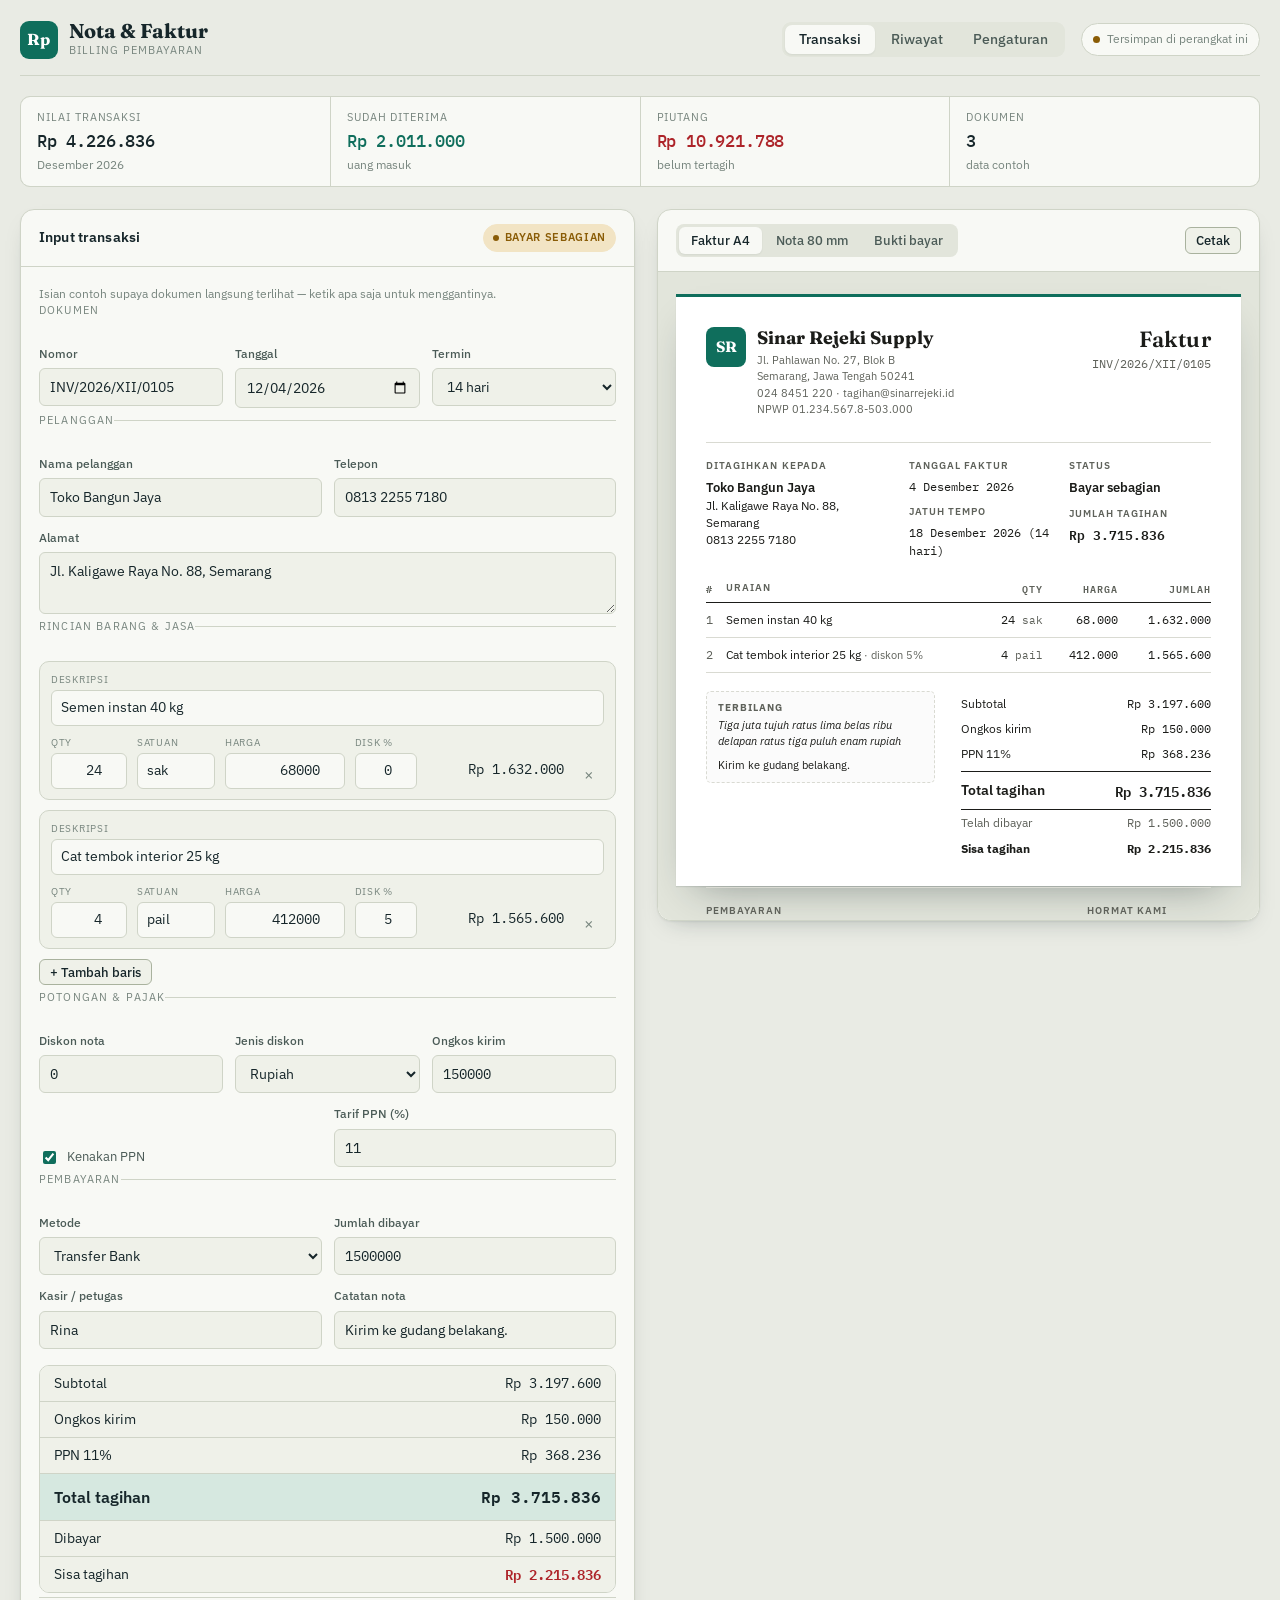
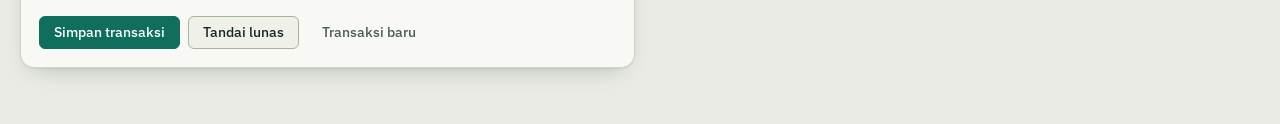
<file: billing/index.html>
<!DOCTYPE html>
<html lang="id">
<head>
<meta charset="utf-8">
<meta name="viewport" content="width=device-width, initial-scale=1">
<title>Nota &amp; Faktur</title>
<meta name="description" content="Aplikasi billing pembayaran: faktur A4, nota 80 mm, dan bukti bayar produk digital.">
<meta name="theme-color" content="#0f6e5c" media="(prefers-color-scheme: light)">
<meta name="theme-color" content="#12181a" media="(prefers-color-scheme: dark)">
<meta name="mobile-web-app-capable" content="yes">
<meta name="apple-mobile-web-app-capable" content="yes">
<meta name="apple-mobile-web-app-title" content="Nota &amp; Faktur">
<meta name="apple-mobile-web-app-status-bar-style" content="default">
<link rel="manifest" href="manifest.webmanifest">
<link rel="icon" href="icon.svg" type="image/svg+xml">
<link rel="apple-touch-icon" href="apple-touch-icon.png">
<link rel="preconnect" href="https://fonts.googleapis.com">
<link rel="preconnect" href="https://fonts.gstatic.com" crossorigin>
<link rel="stylesheet" href="https://fonts.googleapis.com/css2?family=Fraunces:opsz,wght@9..144,600;9..144,700&family=IBM+Plex+Mono:wght@400;500;600&family=IBM+Plex+Sans:wght@400;500;600&display=swap">
<style>
/* ============================================================
   Nota & Faktur — billing pembayaran untuk usaha kecil
   Palet: kertas karbon (sage-grey), tinta pinus, stempel merah
   ============================================================ */
:root{
  --ground:#e9ebe4;
  --surface:#f8f9f5;
  --surface-2:#eff1e9;
  --sunken:#e2e5db;
  --line:#cfd4c7;
  --line-strong:#a9b29e;
  --ink:#16262a;
  --ink-2:#4b5b57;
  --ink-3:#77857e;
  --accent:#0f6e5c;
  --accent-ink:#0a4f42;
  --accent-soft:#d6e8e0;
  --stamp:#ad2429;
  --stamp-soft:#f3dedd;
  --warn:#8a5c06;
  --warn-soft:#f2e4c4;
  --paper:#ffffff;
  --paper-ink:#1b1c19;
  --paper-ink-2:#5e615a;
  --paper-line:#d9dad2;
  --paper-accent:#0f6e5c;
  --paper-accent-soft:rgba(15,110,92,.10);
  --focus:#0f6e5c;
  --shadow-sm:0 1px 2px rgba(22,38,42,.07);
  --shadow-md:0 1px 2px rgba(22,38,42,.06),0 10px 24px -14px rgba(22,38,42,.35);
  --shadow-paper:0 1px 1px rgba(22,38,42,.10),0 18px 40px -20px rgba(22,38,42,.45);
  --r-sm:6px; --r-md:10px; --r-lg:14px;
  --sans:'IBM Plex Sans',system-ui,-apple-system,'Segoe UI',sans-serif;
  --mono:'IBM Plex Mono',ui-monospace,SFMono-Regular,Menlo,monospace;
  --display:'Fraunces','Iowan Old Style',Georgia,serif;
}
@media (prefers-color-scheme:dark){
  :root:not([data-theme="light"]){
    --ground:#12181a;
    --surface:#1a2224;
    --surface-2:#202a2c;
    --sunken:#151d1f;
    --line:#2c3739;
    --line-strong:#41504f;
    --ink:#e3e9e3;
    --ink-2:#a8b5b0;
    --ink-3:#7e8d88;
    --accent:#45b394;
    --accent-ink:#8fd8c1;
    --accent-soft:#17342e;
    --stamp:#e0787a;
    --stamp-soft:#3a2021;
    --warn:#d7a43f;
    --warn-soft:#372c12;
    --paper:#f1f0ea;
    --paper-ink:#1b1c19;
    --paper-ink-2:#5e615a;
    --paper-line:#d3d4cb;
    --paper-accent:#0f6e5c;
    --paper-accent-soft:rgba(15,110,92,.10);
    --focus:#45b394;
    --shadow-sm:0 1px 2px rgba(0,0,0,.3);
    --shadow-md:0 1px 2px rgba(0,0,0,.3),0 10px 24px -14px rgba(0,0,0,.8);
    --shadow-paper:0 1px 1px rgba(0,0,0,.4),0 18px 44px -18px rgba(0,0,0,.9);
  }
}
:root[data-theme="dark"]{
  --ground:#12181a;
  --surface:#1a2224;
  --surface-2:#202a2c;
  --sunken:#151d1f;
  --line:#2c3739;
  --line-strong:#41504f;
  --ink:#e3e9e3;
  --ink-2:#a8b5b0;
  --ink-3:#7e8d88;
  --accent:#45b394;
  --accent-ink:#8fd8c1;
  --accent-soft:#17342e;
  --stamp:#e0787a;
  --stamp-soft:#3a2021;
  --warn:#d7a43f;
  --warn-soft:#372c12;
  --paper:#f1f0ea;
  --paper-ink:#1b1c19;
  --paper-ink-2:#5e615a;
  --paper-line:#d3d4cb;
  --paper-accent:#0f6e5c;
  --paper-accent-soft:rgba(15,110,92,.10);
  --focus:#45b394;
  --shadow-sm:0 1px 2px rgba(0,0,0,.3);
  --shadow-md:0 1px 2px rgba(0,0,0,.3),0 10px 24px -14px rgba(0,0,0,.8);
  --shadow-paper:0 1px 1px rgba(0,0,0,.4),0 18px 44px -18px rgba(0,0,0,.9);
}

*,*::before,*::after{box-sizing:border-box}
[hidden]{display:none!important}
html{-webkit-text-size-adjust:100%}
body{
  margin:0;
  background:var(--ground);
  color:var(--ink);
  font-family:var(--sans);
  font-size:15px;
  line-height:1.55;
}
img{max-width:100%}
h1,h2,h3{margin:0;text-wrap:balance}
p{margin:0}
:where(button,input,select,textarea):focus-visible{
  outline:2px solid var(--focus);outline-offset:2px;border-radius:var(--r-sm);
}
@media (prefers-reduced-motion:reduce){
  *,*::before,*::after{animation-duration:.01ms!important;transition-duration:.01ms!important}
}

.app{
  max-width:1280px;margin-inline:auto;
  padding-inline:max(20px,env(safe-area-inset-left),env(safe-area-inset-right));
  padding-block:0 calc(56px + env(safe-area-inset-bottom));
}
@media (display-mode:standalone){
  .topbar{padding-top:calc(20px + env(safe-area-inset-top))}
}

/* ---------- topbar ---------- */
.topbar{
  display:flex;flex-wrap:wrap;align-items:center;gap:16px;
  padding-block:20px 16px;
  border-bottom:1px solid var(--line);
  margin-bottom:20px;
}
.brand{display:flex;align-items:center;gap:11px;margin-right:auto}
.brand-mark{
  width:38px;height:38px;flex:none;display:grid;place-items:center;
  background:var(--accent);color:#fff;border-radius:9px;
  font-family:var(--display);font-weight:700;font-size:16px;letter-spacing:.01em;
}
.brand-name{display:block;font-family:var(--display);font-weight:700;font-size:20px;line-height:1.1}
.brand-sub{display:block;font-size:11px;letter-spacing:.09em;text-transform:uppercase;color:var(--ink-3)}
.tabs{display:flex;gap:2px;background:var(--sunken);padding:3px;border-radius:9px}
.tabs button{
  appearance:none;border:0;background:transparent;cursor:pointer;
  font:500 13.5px/1 var(--sans);color:var(--ink-2);
  padding:8px 14px;border-radius:7px;
}
.tabs button:hover{color:var(--ink)}
.tabs button[aria-selected="true"]{background:var(--surface);color:var(--ink);box-shadow:var(--shadow-sm)}
.sync{
  display:flex;align-items:center;gap:7px;font-size:12px;color:var(--ink-3);
  padding:6px 11px;border:1px solid var(--line);border-radius:999px;background:var(--surface);
}
.sync .dot{width:7px;height:7px;border-radius:50%;background:var(--ink-3);flex:none}
.sync[data-state="server"] .dot{background:var(--accent)}
.sync[data-state="local"] .dot{background:var(--warn)}

/* ---------- kpi strip ---------- */
.kpis{
  display:grid;grid-template-columns:repeat(4,minmax(0,1fr));gap:1px;
  background:var(--line);border:1px solid var(--line);border-radius:var(--r-md);
  overflow:hidden;margin-bottom:22px;
}
.kpi{background:var(--surface);padding:12px 16px 13px}
.kpi dt{font-size:10.5px;letter-spacing:.09em;text-transform:uppercase;color:var(--ink-3);margin-bottom:3px}
.kpi dd{margin:0;font-family:var(--mono);font-weight:500;font-size:17px;font-variant-numeric:tabular-nums;letter-spacing:-.01em}
.kpi--piutang dd{color:var(--stamp)}
.kpi--diterima dd{color:var(--accent)}
.kpi small{display:block;font-family:var(--sans);font-size:11.5px;font-weight:400;color:var(--ink-3);margin-top:1px}
@media (max-width:760px){.kpis{grid-template-columns:repeat(2,minmax(0,1fr))}}

/* ---------- panels ---------- */
.workbench{display:grid;grid-template-columns:minmax(0,1.02fr) minmax(0,1fr);gap:22px;align-items:start}
@media (max-width:1020px){.workbench{grid-template-columns:1fr}}
.panel{background:var(--surface);border:1px solid var(--line);border-radius:var(--r-lg);box-shadow:var(--shadow-md)}
.panel-head{
  display:flex;align-items:center;gap:12px;flex-wrap:wrap;
  padding:14px 18px;border-bottom:1px solid var(--line);
}
.panel-head h2{font-size:14px;font-weight:600;letter-spacing:.01em;margin-right:auto}
.panel-body{padding:6px 18px 18px}

fieldset{border:0;margin:0;padding:16px 0 0}
fieldset+fieldset{border-top:1px solid var(--line);margin-top:4px}
legend{
  font-size:10.5px;letter-spacing:.11em;text-transform:uppercase;color:var(--ink-3);
  padding:0;margin-bottom:10px;
}
.grid{display:grid;gap:12px}
.g2{grid-template-columns:repeat(2,minmax(0,1fr))}
.g3{grid-template-columns:repeat(3,minmax(0,1fr))}
@media (max-width:620px){.g2,.g3{grid-template-columns:1fr}}
.field{display:flex;flex-direction:column;gap:5px;min-width:0}
.field label,.lbl{font-size:12px;font-weight:500;color:var(--ink-2)}
input,select,textarea{
  font:400 14px/1.45 var(--sans);color:var(--ink);
  background:var(--surface-2);border:1px solid var(--line);border-radius:var(--r-sm);
  padding:8px 10px;width:100%;min-width:0;
}
textarea{resize:vertical;min-height:62px}
input[type="number"]{font-family:var(--mono);font-variant-numeric:tabular-nums}
input::placeholder,textarea::placeholder{color:var(--ink-3)}
input:hover,select:hover,textarea:hover{border-color:var(--line-strong)}
select{cursor:pointer}
.hint{font-size:11.5px;color:var(--ink-3)}
.switch{display:flex;align-items:center;gap:8px;font-size:13px;color:var(--ink-2);cursor:pointer}
.switch input{width:auto;accent-color:var(--accent)}

/* ---------- item rows ---------- */
.items{display:flex;flex-direction:column;gap:10px}
.item-head{display:none}
.item-row{
  display:grid;
  grid-template-columns:76px 78px minmax(0,1fr) 62px minmax(0,1.15fr) 30px;
  gap:9px 10px;align-items:end;
  padding:10px 11px;border:1px solid var(--line);border-radius:var(--r-md);background:var(--surface-2);
}
.item-row .desc{grid-column:1/-1}
.item-row input{padding:7px 9px;font-size:13.5px;background:var(--surface)}
.item-row .num input{text-align:right}
.item-amount{
  font-family:var(--mono);font-size:13.5px;font-variant-numeric:tabular-nums;
  text-align:right;color:var(--ink);white-space:nowrap;overflow:hidden;text-overflow:ellipsis;
  padding-bottom:9px;
}
.icon-btn{
  appearance:none;border:1px solid transparent;background:transparent;cursor:pointer;
  width:30px;height:30px;border-radius:var(--r-sm);color:var(--ink-3);
  font:400 16px/1 var(--sans);display:grid;place-items:center;
}
.icon-btn:hover{background:var(--stamp-soft);color:var(--stamp);border-color:var(--stamp-soft)}
@media (max-width:640px){
  .item-row{grid-template-columns:repeat(2,minmax(0,1fr))}
  .item-row .item-amount{text-align:left;padding-bottom:0;align-self:center}
  .item-row .icon-btn{justify-self:end}
}
.m-lbl{display:block;font-size:10px;letter-spacing:.07em;text-transform:uppercase;color:var(--ink-3);margin-bottom:3px}

/* ---------- buttons ---------- */
.btn{
  appearance:none;cursor:pointer;font:500 13.5px/1 var(--sans);
  padding:9px 14px;border-radius:var(--r-sm);
  border:1px solid var(--line-strong);background:var(--surface-2);color:var(--ink);
  display:inline-flex;align-items:center;gap:7px;
}
.btn:hover{border-color:var(--ink-3);background:var(--surface)}
.btn-primary{background:var(--accent);border-color:var(--accent);color:#fff}
.btn-primary:hover{background:var(--accent-ink);border-color:var(--accent-ink)}
.btn-ghost{border-color:transparent;background:transparent;color:var(--ink-2)}
.btn-ghost:hover{background:var(--surface-2);color:var(--ink)}
.btn-danger{color:var(--stamp);border-color:var(--stamp-soft);background:var(--stamp-soft)}
.btn-sm{padding:6px 10px;font-size:12.5px}
.actions{display:flex;flex-wrap:wrap;gap:8px;padding-top:18px;margin-top:4px;border-top:1px solid var(--line)}

/* ---------- totals ---------- */
.totals{margin-top:16px;border:1px solid var(--line);border-radius:var(--r-md);overflow:hidden}
.totals div{display:flex;justify-content:space-between;gap:16px;padding:7px 14px;font-size:13.5px;background:var(--surface-2)}
.totals div+div{border-top:1px solid var(--line)}
.totals dt{color:var(--ink-2)}
.totals span:last-child{font-family:var(--mono);font-variant-numeric:tabular-nums}
.totals .t-grand{background:var(--accent-soft);font-weight:600;font-size:15.5px;padding-block:11px;color:var(--ink)}
.totals .t-sisa span:last-child{color:var(--stamp);font-weight:600}
.totals .t-kembali span:last-child{color:var(--accent);font-weight:600}

/* ---------- status pill ---------- */
.pill{
  display:inline-flex;align-items:center;gap:6px;
  font-size:11px;font-weight:600;letter-spacing:.06em;text-transform:uppercase;
  padding:4px 9px;border-radius:999px;border:1px solid transparent;white-space:nowrap;
}
.pill::before{content:"";width:6px;height:6px;border-radius:50%;background:currentColor;flex:none}
.pill--lunas{background:var(--accent-soft);color:var(--accent-ink);border-color:var(--accent-soft)}
.pill--sebagian{background:var(--warn-soft);color:var(--warn);border-color:var(--warn-soft)}
.pill--belum{background:var(--stamp-soft);color:var(--stamp);border-color:var(--stamp-soft)}
.pill--tempo{background:var(--stamp);color:#fff;border-color:var(--stamp)}
.pill--contoh{background:transparent;color:var(--ink-3);border-color:var(--line-strong)}
.pill--contoh::before{display:none}

/* ---------- preview ---------- */
.preview{position:sticky;top:16px}
@media (max-width:1020px){.preview{position:static}}
.segmented{display:flex;gap:2px;background:var(--sunken);padding:3px;border-radius:8px}
.segmented button{
  appearance:none;border:0;background:transparent;cursor:pointer;border-radius:6px;
  font:500 12.5px/1 var(--sans);color:var(--ink-2);padding:7px 12px;
}
.segmented button[aria-pressed="true"]{background:var(--surface);color:var(--ink);box-shadow:var(--shadow-sm)}
.sel{display:inline-flex;align-items:center;gap:6px;font-size:11.5px;color:var(--ink-3)}
.sel select{width:auto;padding:6px 8px;font-size:12.5px}
.paper-stage{
  padding:22px 18px 34px;background:var(--sunken);
  border-radius:0 0 var(--r-lg) var(--r-lg);
  display:flex;justify-content:center;
  max-height:72vh;overflow:auto;
}
@media (max-width:1020px){.paper-stage{max-height:none}}
.sheet{
  display:none;
  background:var(--paper);color:var(--paper-ink);
  box-shadow:var(--shadow-paper);position:relative;
  font-size:11.5px;line-height:1.5;
}
.sheet.aktif{display:block}

/* invoice sheet */
.sheet-invoice{width:100%;max-width:640px;min-height:520px;padding:30px 30px 26px;border-top:3px solid var(--accent)}
.inv-head{display:flex;justify-content:space-between;gap:22px;align-items:flex-start}
.inv-issuer{display:flex;gap:11px;align-items:flex-start;min-width:0}
.inv-logo{
  width:40px;height:40px;flex:none;display:grid;place-items:center;border-radius:8px;
  background:var(--accent);color:#fff;font-family:var(--display);font-weight:700;font-size:15px;
}
.inv-biz{font-family:var(--display);font-weight:700;font-size:18px;line-height:1.2;color:var(--paper-ink)}
.inv-addr{font-size:11px;color:var(--paper-ink-2);white-space:pre-line;margin-top:3px}
.inv-title{text-align:right;flex:none}
.inv-doctype{
  display:block;font-family:var(--display);font-weight:600;font-size:22px;
  letter-spacing:.02em;color:var(--paper-ink);line-height:1.1;
}
.inv-no{display:block;font-family:var(--mono);font-size:12px;margin-top:4px;color:var(--paper-ink-2)}
.inv-meta{
  display:grid;grid-template-columns:1.3fr 1fr 1fr;gap:18px;
  margin-top:24px;padding-top:16px;border-top:1px solid var(--paper-line);
}
.inv-meta h3{font-size:9.5px;letter-spacing:.11em;text-transform:uppercase;color:var(--paper-ink-2);margin-bottom:5px;font-weight:600}
.inv-meta p{font-size:11.5px;white-space:pre-line}
.inv-meta .who{font-weight:600;font-size:12.5px}
.inv-meta .mono{font-family:var(--mono);font-variant-numeric:tabular-nums}
.inv-table{width:100%;border-collapse:collapse;margin-top:22px;font-size:11.5px}
.inv-table th{
  text-align:left;font-size:9.5px;letter-spacing:.1em;text-transform:uppercase;font-weight:600;
  color:var(--paper-ink-2);padding:0 0 7px;border-bottom:1.5px solid var(--paper-ink);
}
.inv-table td{padding:8px 0;border-bottom:1px solid var(--paper-line);vertical-align:top}
.inv-table .r{text-align:right;font-family:var(--mono);font-variant-numeric:tabular-nums;white-space:nowrap;padding-left:10px}
.inv-table th.r{text-align:right}
.inv-table .idx{color:var(--paper-ink-2);width:20px;font-family:var(--mono)}
.inv-table .unit{color:var(--paper-ink-2);font-size:10.5px}
.inv-bottom{display:grid;grid-template-columns:1fr 250px;gap:26px;margin-top:18px;align-items:start}
@media (max-width:520px){.inv-bottom{grid-template-columns:1fr}.inv-meta{grid-template-columns:1fr}}
.terbilang{
  font-size:11px;padding:9px 11px;border:1px dashed var(--paper-line);border-radius:5px;
  color:var(--paper-ink);background:rgba(0,0,0,.015);
}
.terbilang b{font-size:9.5px;letter-spacing:.1em;text-transform:uppercase;color:var(--paper-ink-2);display:block;margin-bottom:2px}
.terbilang i{font-style:italic}
.inv-sum{font-size:11.5px}
.inv-sum div{display:flex;justify-content:space-between;gap:14px;padding:4px 0}
.inv-sum span:last-child{font-family:var(--mono);font-variant-numeric:tabular-nums;white-space:nowrap}
.inv-sum .grand{
  border-top:1.5px solid var(--paper-ink);border-bottom:1.5px solid var(--paper-ink);
  margin-top:5px;padding:8px 0;font-weight:600;font-size:14px;
}
.inv-sum .muted span{color:var(--paper-ink-2)}
.inv-pay{
  display:grid;grid-template-columns:1fr 168px;gap:24px;margin-top:26px;
  padding-top:16px;border-top:1px solid var(--paper-line);align-items:start;
}
@media (max-width:520px){.inv-pay{grid-template-columns:1fr}}
.inv-pay h3{font-size:9.5px;letter-spacing:.11em;text-transform:uppercase;color:var(--paper-ink-2);margin-bottom:5px;font-weight:600}
.inv-pay .bank{font-family:var(--mono);font-size:11.5px;line-height:1.7}
.inv-note{font-size:10.5px;color:var(--paper-ink-2);margin-top:9px;white-space:pre-line}
.sign{text-align:center}
.sign .line{border-bottom:1px solid var(--paper-ink);margin:44px 0 5px}
.sign p{font-size:11px}
.stamp{
  position:absolute;right:34px;bottom:96px;
  border:3px double var(--stamp);color:var(--stamp);
  font-family:var(--display);font-weight:700;font-size:26px;letter-spacing:.14em;
  padding:6px 18px;border-radius:5px;transform:rotate(-13deg);opacity:.72;
  pointer-events:none;text-transform:uppercase;
}
.stamp small{display:block;font-family:var(--mono);font-size:8.5px;letter-spacing:.08em;font-weight:500;text-align:center;margin-top:1px}

/* nota sheet (struk thermal 80mm) */
.sheet-nota{
  width:302px;max-width:100%;padding:20px 18px 24px;font-size:11px;line-height:1.62;
}
.sheet-nota.k-a5,.sheet-nota.k-a4{padding:28px 26px 30px;font-size:12px;line-height:1.55}
.sheet-nota.k-58{padding:16px 13px 20px;font-size:10.5px}
.sheet-nota.m-termal{font-family:var(--mono)}
.sheet-nota.m-termal.k-roll::after{
  content:"";position:absolute;left:0;right:0;bottom:-14px;height:14px;
  background:
    linear-gradient(-48deg,transparent 7px,var(--paper) 0) 0 0 repeat-x,
    linear-gradient(48deg,transparent 7px,var(--paper) 0) 0 0 repeat-x;
  background-size:14px 14px;
}
.nota-c{text-align:center}
.nota-biz{font-family:var(--display);font-weight:700;font-size:15px;letter-spacing:.02em;line-height:1.25}
.nota-sub{font-size:10px;color:var(--paper-ink-2);white-space:pre-line}
.rule{border-top:1px dashed var(--paper-ink-2);margin:9px 0;height:0}
.nota-kv{display:flex;justify-content:space-between;gap:10px;font-size:10.5px}
.nota-kv span:last-child{text-align:right}
.nota-item{margin-bottom:5px}
.nota-item .nm{word-break:break-word}
.nota-item .qt{display:flex;justify-content:space-between;gap:10px;color:var(--paper-ink-2);font-size:10.5px}
.nota-item .qt b{font-weight:500;color:var(--paper-ink)}
.nota-tot{display:flex;justify-content:space-between;gap:10px}
.nota-tot.big{font-size:13.5px;font-weight:600;padding-block:3px}
.nota-foot{font-size:10px;color:var(--paper-ink-2);text-align:center;white-space:pre-line}
.nota-lunas{
  text-align:center;border:2px solid var(--stamp);color:var(--stamp);
  font-weight:600;letter-spacing:.22em;padding:3px;margin:10px 0 2px;
}

/* model: ringkas */
.sheet-nota.m-ringkas{font-family:var(--sans)}
.nr-head{display:flex;justify-content:space-between;gap:14px;align-items:flex-start}
.nr-biz{font-family:var(--display);font-weight:700;font-size:16px;line-height:1.15}
.nr-addr{font-size:10px;color:var(--paper-ink-2);white-space:pre-line;margin-top:2px}
.nr-no{text-align:right;flex:none;font-size:10px;color:var(--paper-ink-2);
  font-variant-numeric:tabular-nums;line-height:1.55}
.nr-no b{display:block;color:var(--paper-ink);font-weight:500}
.nr-line{border-top:1px solid var(--paper-ink);margin:11px 0 6px;height:0}
.nr-thin{border-top:1px solid var(--paper-line);margin:8px 0;height:0}
.nr-item{display:flex;justify-content:space-between;gap:12px;padding:4px 0;align-items:baseline}
.nr-item .nm{min-width:0;overflow-wrap:anywhere}
.nr-item .sub{display:block;color:var(--paper-ink-2);font-size:10px;font-variant-numeric:tabular-nums}
.nr-item .amt{font-variant-numeric:tabular-nums;white-space:nowrap}
.nr-tot{display:flex;justify-content:space-between;gap:12px;padding:2.5px 0;font-variant-numeric:tabular-nums}
.nr-tot.muted{color:var(--paper-ink-2)}
.nr-tot.grand{font-weight:600;font-size:14.5px;border-top:1px solid var(--paper-ink);
  margin-top:6px;padding-top:7px}

/* model: nota kontan */
.sheet-nota.m-klasik{font-family:var(--sans);border:1px solid var(--paper-ink)}
.nk-head{display:flex;justify-content:space-between;gap:14px;align-items:flex-start;
  padding-bottom:9px;border-bottom:2px solid var(--paper-ink)}
.nk-biz{font-family:var(--display);font-weight:700;font-size:17px;line-height:1.15}
.nk-addr{font-size:10px;color:var(--paper-ink-2);white-space:pre-line;margin-top:2px}
.nk-title{text-align:right;flex:none}
.nk-title b{display:block;font-family:var(--display);font-weight:700;font-size:19px;letter-spacing:.2em}
.nk-meta{font-size:10px;margin-top:4px;font-variant-numeric:tabular-nums;line-height:1.5}
.nk-to{display:flex;gap:7px;align-items:baseline;font-size:10.5px;padding:8px 0 9px;
  border-bottom:1px solid var(--paper-ink)}
.nk-to i{font-style:normal;color:var(--paper-ink-2);white-space:nowrap}
.nk-to span{flex:1;min-width:0;border-bottom:1px dotted var(--paper-line);overflow-wrap:anywhere}
table.nk{width:100%;border-collapse:collapse;font-size:10.5px;margin-top:11px}
table.nk th{background:var(--paper-accent-soft);font-size:9px;letter-spacing:.07em;
  text-transform:uppercase;font-weight:600;padding:5px 6px;border:1px solid var(--paper-ink);text-align:left}
table.nk td{padding:5px 6px;border:1px solid var(--paper-line);vertical-align:top;overflow-wrap:anywhere}
table.nk .r{text-align:right;font-variant-numeric:tabular-nums;white-space:nowrap}
table.nk tfoot td{border-color:var(--paper-ink)}
table.nk tfoot .lbl{text-align:right;color:var(--paper-ink-2)}
table.nk tfoot tr:last-child td{font-weight:700;font-size:12px}
.nk-terbilang{font-size:10px;margin-top:9px;font-style:italic;color:var(--paper-ink-2);overflow-wrap:anywhere}
.nk-sign{display:flex;justify-content:space-between;gap:18px;margin-top:14px;font-size:10px;text-align:center}
.nk-sign div{flex:1;min-width:0}
.nk-sign .ln{border-bottom:1px solid var(--paper-ink);margin:32px 4px 4px;height:0}

/* model: modern */
.sheet-nota.m-modern{font-family:var(--sans)}
.nm-brand{font-family:var(--display);font-weight:700;font-size:19px;line-height:1.1;
  color:var(--paper-accent);letter-spacing:-.01em}
.nm-addr{font-size:10px;color:var(--paper-ink-2);white-space:pre-line;margin-top:3px}
.nm-rule{height:3px;background:var(--paper-accent);border-radius:2px;margin:11px 0 13px}
.nm-meta{display:grid;grid-template-columns:repeat(2,minmax(0,1fr));gap:7px 12px;
  font-size:9.5px;letter-spacing:.06em;text-transform:uppercase;color:var(--paper-ink-2);margin-bottom:13px}
.nm-meta b{display:block;font-size:11px;letter-spacing:0;text-transform:none;font-weight:500;
  color:var(--paper-ink);font-variant-numeric:tabular-nums;overflow-wrap:anywhere}
.nm-item{display:flex;justify-content:space-between;gap:11px;align-items:baseline;
  padding:6px 0;border-bottom:1px dotted var(--paper-line)}
.nm-item .nm{min-width:0;overflow-wrap:anywhere}
.nm-item .q{display:block;color:var(--paper-ink-2);font-size:10px;font-variant-numeric:tabular-nums}
.nm-item .amt{font-variant-numeric:tabular-nums;white-space:nowrap;font-weight:500}
.nm-total{margin-top:13px;background:var(--paper-accent-soft);border-radius:9px;padding:12px 14px}
.nm-total div{display:flex;justify-content:space-between;gap:12px;padding:2.5px 0;
  font-size:11px;font-variant-numeric:tabular-nums}
.nm-total .big{font-size:16px;font-weight:700;padding-top:8px;margin-top:5px;
  border-top:1px solid var(--paper-accent);color:var(--paper-accent)}

/* bukti bayar & nota di kertas lembaran: isi penuh, huruf ikut membesar */
.sheet-bukti.k-a5{font-size:13.5px;padding:34px 32px 30px}
.sheet-bukti.k-a4{font-size:15px;padding:44px 42px 38px}
.sheet-bukti.k-sheet .bukti-brand{margin-bottom:28px}
.sheet-bukti.k-a5 .bukti-brand b{font-size:32px}
.sheet-bukti.k-a4 .bukti-brand b{font-size:38px}
.sheet-bukti.k-sheet .bukti-brand span{font-size:16px}
.sheet-bukti.k-sheet .bukti-row{padding:9px 0;border-bottom:1px solid var(--paper-line)}
.sheet-bukti.k-sheet .bukti-row:last-child{border-bottom:0}
.sheet-bukti.k-sheet .bukti-rule{margin:20px 0 16px}
.sheet-bukti.k-a5 .bukti-total{font-size:19px}
.sheet-bukti.k-a4 .bukti-total{font-size:22px}
.sheet-bukti.k-sheet .bukti-foot{margin-top:24px;padding-top:16px;font-size:12px}
.sheet-bukti.k-sheet{display:flex;flex-direction:column}
.bukti-ttd{display:none}
.sheet-bukti.k-sheet .bukti-ttd{
  display:flex;justify-content:space-between;gap:34px;margin-top:auto;
  padding-top:30px;text-align:center;
}
.bukti-ttd > div{flex:1;min-width:0}
.bukti-ttd span{font-size:11px;color:var(--paper-ink-2)}
.bukti-ttd .ln{border-bottom:1px solid var(--paper-ink);margin:50px 12px 5px;height:0}
.bukti-ttd b{font-weight:500;font-size:12px;overflow-wrap:anywhere}

/* bukti bayar (produk digital) */
.sheet-bukti{
  width:348px;max-width:100%;padding:26px 24px 22px;border-radius:12px;
  font-family:var(--sans);font-size:12px;line-height:1.5;
}
.bukti-brand{text-align:center;margin-bottom:22px}
.bukti-brand b{
  display:block;font-family:var(--display);font-weight:700;font-size:27px;
  line-height:1.02;letter-spacing:-.015em;color:var(--paper-accent);
}
.bukti-brand span{display:block;font-size:14px;color:var(--paper-accent);opacity:.82;margin-top:1px}
.bukti-list{margin:0}
.bukti-row{display:flex;justify-content:space-between;gap:16px;align-items:flex-start;padding:5px 0}
.bukti-row dt{color:var(--paper-ink-2);flex:0 1 43%;min-width:0}
.bukti-row dd{
  margin:0;text-align:right;flex:1 1 auto;min-width:0;overflow-wrap:anywhere;
  font-variant-numeric:tabular-nums;color:var(--paper-ink);
}
.bukti-rule{border-top:1.5px dashed var(--paper-line);margin:15px 0 13px}
.bukti-total{display:flex;justify-content:space-between;gap:16px;font-weight:600;font-size:15.5px}
.bukti-total span:last-child{font-variant-numeric:tabular-nums;white-space:nowrap}
.bukti-gagal .bukti-total span:last-child{text-decoration:line-through;color:var(--paper-ink-2)}
.bukti-foot{
  margin-top:16px;padding-top:12px;border-top:1px solid var(--paper-line);
  font-size:10.5px;color:var(--paper-ink-2);text-align:center;white-space:pre-line;
}
.margin-info{
  display:flex;justify-content:space-between;gap:12px;align-items:baseline;
  margin-top:10px;padding:9px 12px;border-radius:var(--r-sm);
  background:var(--accent-soft);font-size:12.5px;
}
.margin-info b{font-family:var(--mono);font-variant-numeric:tabular-nums;font-size:14px;color:var(--accent-ink)}
.margin-info.rugi b{color:var(--stamp)}

/* ---------- riwayat ---------- */
.toolbar{display:flex;flex-wrap:wrap;gap:10px;align-items:center;padding:14px 18px;border-bottom:1px solid var(--line)}
.toolbar input[type="search"]{max-width:260px}
.chips{display:flex;flex-wrap:wrap;gap:5px;margin-left:auto}
.chip{
  appearance:none;cursor:pointer;border:1px solid var(--line);background:var(--surface-2);
  color:var(--ink-2);font:500 12px/1 var(--sans);padding:6px 11px;border-radius:999px;
}
.chip[aria-pressed="true"]{background:var(--ink);color:var(--surface);border-color:var(--ink)}
.table-wrap{overflow-x:auto}
table.list{width:100%;border-collapse:collapse;font-size:13.5px;min-width:720px}
table.list th{
  text-align:left;font-size:10.5px;letter-spacing:.09em;text-transform:uppercase;color:var(--ink-3);
  font-weight:600;padding:11px 14px;border-bottom:1px solid var(--line);white-space:nowrap;
}
table.list td{padding:11px 14px;border-bottom:1px solid var(--line);vertical-align:middle}
table.list tr:last-child td{border-bottom:0}
table.list tbody tr:hover{background:var(--surface-2)}
table.list .r{text-align:right;font-family:var(--mono);font-variant-numeric:tabular-nums;white-space:nowrap}
table.list .no{font-family:var(--mono);font-size:12.5px}
table.list .nm{font-weight:500}
.row-actions{display:flex;gap:4px;justify-content:flex-end}
.empty{padding:46px 24px;text-align:center;color:var(--ink-3)}
.empty h3{font-family:var(--display);font-size:19px;color:var(--ink);margin-bottom:6px;font-weight:600}
.banner{
  display:flex;flex-wrap:wrap;align-items:center;gap:12px;
  padding:10px 18px;background:var(--warn-soft);color:var(--warn);
  font-size:12.5px;border-bottom:1px solid var(--line);
}
.banner .btn{margin-left:auto}

/* ---------- toast ---------- */
.toast{
  position:fixed;left:50%;bottom:22px;transform:translateX(-50%);
  background:var(--ink);color:var(--ground);font-size:13.5px;font-weight:500;
  padding:10px 18px;border-radius:999px;box-shadow:var(--shadow-md);z-index:60;
  transition:opacity .18s ease,transform .18s ease;
}
.toast[hidden]{display:block!important;opacity:0;pointer-events:none;transform:translate(-50%,8px)}

/* ---------- cetak ---------- */
@media print{
  body{background:#fff}
  .topbar,.kpis,.panel.form,.preview-head,.toolbar,.banner,.toast,.actions,#view-riwayat,#view-toko{display:none!important}
  .app{max-width:none;padding:0}
  .workbench{display:block}
  .panel.preview{border:0;box-shadow:none;background:transparent}
  .paper-stage{padding:0;background:transparent;max-height:none;overflow:visible;display:block}
  .sheet{display:none!important;box-shadow:none;max-width:none;width:auto;min-height:0;padding:0;background:#fff;color:#000}
  body.cetak-invoice .sheet-invoice{display:block!important;border-top:0}
  body.cetak-nota .sheet-nota{display:block!important;margin:0 auto}
  body.cetak-bukti .sheet-bukti{display:block!important;margin:0 auto;border-radius:0}
  .sheet-nota::after{display:none}
  .sheet-nota.m-klasik{border-color:#000}
  /* Kertas lembaran (A5/A4, termasuk Save as PDF): dokumen mengisi halaman
     penuh, dengan penutup terdorong ke bawah alih-alih menggantung di atas. */
  body.cetak-nota .sheet-nota.k-sheet,
  body.cetak-bukti .sheet-bukti.k-sheet{
    width:100%!important;min-height:calc(100vh - 2px);
    display:flex;flex-direction:column;
  }
  body.cetak-nota .sheet-nota.k-sheet .nota-foot{margin-top:auto}
  .inv-table tr,.nota-item{break-inside:avoid}
}
</style>
</head>
<body>
<div class="app">

  <header class="topbar">
    <div class="brand">
      <span class="brand-mark" aria-hidden="true">Rp</span>
      <span>
        <span class="brand-name">Nota &amp; Faktur</span>
        <span class="brand-sub">Billing pembayaran</span>
      </span>
    </div>
    <nav class="tabs" role="tablist" aria-label="Bagian aplikasi">
      <button type="button" id="tab-buat" role="tab" aria-selected="true" aria-controls="view-buat" data-view="buat">Transaksi</button>
      <button type="button" id="tab-riwayat" role="tab" aria-selected="false" aria-controls="view-riwayat" data-view="riwayat">Riwayat</button>
      <button type="button" id="tab-toko" role="tab" aria-selected="false" aria-controls="view-toko" data-view="toko">Pengaturan</button>
    </nav>
    <button type="button" class="btn btn-sm btn-primary" id="btnPasang" hidden>Pasang aplikasi</button>
    <p class="sync" id="syncBadge" data-state="local"><span class="dot"></span><span id="syncText">Tersimpan di perangkat ini</span></p>
  </header>

  <dl class="kpis" id="kpis">
    <div class="kpi"><dt>Nilai transaksi</dt><dd id="kpiOmzet">Rp 0</dd><small id="kpiOmzetSub">bulan berjalan</small></div>
    <div class="kpi kpi--diterima"><dt>Sudah diterima</dt><dd id="kpiDiterima">Rp 0</dd><small>uang masuk</small></div>
    <div class="kpi kpi--piutang"><dt>Piutang</dt><dd id="kpiPiutang">Rp 0</dd><small id="kpiPiutangSub">belum tertagih</small></div>
    <div class="kpi"><dt>Dokumen</dt><dd id="kpiJumlah">0</dd><small id="kpiJumlahSub">nota &amp; faktur</small></div>
  </dl>

  <main>
  <!-- ================= TRANSAKSI ================= -->
  <section id="view-buat" class="view workbench" role="tabpanel" aria-labelledby="tab-buat">

    <div class="panel form">
      <div class="panel-head">
        <h2>Input transaksi</h2>
        <span class="pill pill--belum" id="draftStatus">Belum bayar</span>
      </div>
      <div class="panel-body">

        <fieldset>
          <legend>Dokumen</legend>
          <div class="grid g3">
            <div class="field">
              <label for="fNomor">Nomor</label>
              <input id="fNomor" type="text" autocomplete="off">
            </div>
            <div class="field">
              <label for="fTanggal">Tanggal</label>
              <input id="fTanggal" type="date">
            </div>
            <div class="field">
              <label for="fTermin">Termin</label>
              <select id="fTermin">
                <option value="0">Bayar di tempat</option>
                <option value="7">7 hari</option>
                <option value="14">14 hari</option>
                <option value="30">30 hari</option>
                <option value="45">45 hari</option>
                <option value="60">60 hari</option>
              </select>
            </div>
          </div>
        </fieldset>

        <fieldset>
          <legend>Pelanggan</legend>
          <div class="grid g2">
            <div class="field">
              <label for="fPelanggan">Nama pelanggan</label>
              <input id="fPelanggan" type="text" placeholder="Nama orang atau perusahaan" autocomplete="off">
            </div>
            <div class="field">
              <label for="fTelp">Telepon</label>
              <input id="fTelp" type="tel" placeholder="0812…" autocomplete="off">
            </div>
          </div>
          <div class="grid" style="margin-top:12px">
            <div class="field">
              <label for="fAlamat">Alamat</label>
              <textarea id="fAlamat" rows="2" placeholder="Jalan, kota, kode pos"></textarea>
            </div>
          </div>
        </fieldset>

        <fieldset id="fsBarang">
          <legend>Rincian barang &amp; jasa</legend>
          <div class="item-head" aria-hidden="true">
            <span>Deskripsi</span><span>Qty</span><span>Satuan</span><span>Harga</span><span>Disk %</span><span>Jumlah</span><span></span>
          </div>
          <div class="items" id="itemRows"></div>
          <div style="margin-top:10px">
            <button type="button" class="btn btn-sm" id="btnTambahItem">+ Tambah baris</button>
          </div>
        </fieldset>

        <fieldset id="fsDigital" hidden>
          <legend>Data transaksi digital</legend>
          <div class="grid g2">
            <div class="field">
              <label for="dJenis">Jenis transaksi</label>
              <select id="dJenis">
                <option>Paket Data</option>
                <option>Pulsa</option>
                <option>Token Listrik</option>
                <option>Voucher Game</option>
                <option>Top Up E-Wallet</option>
                <option>Bayar Tagihan</option>
                <option>Transfer Dana</option>
              </select>
            </div>
            <div class="field">
              <label for="dStatus">Status</label>
              <select id="dStatus">
                <option>Sukses</option>
                <option>Pending</option>
                <option>Gagal</option>
              </select>
            </div>
          </div>
          <div class="grid" style="margin-top:12px">
            <div class="field">
              <label for="dPaket">Nama produk / paket</label>
              <input id="dPaket" type="text" placeholder="UnlimitedMAX 35 GB" autocomplete="off">
            </div>
          </div>
          <div class="grid g2" style="margin-top:12px">
            <div class="field">
              <label for="dPelangganNo">No. pelanggan / ID layanan</label>
              <input id="dPelangganNo" type="text" placeholder="ID meter, ID akun, atau nomor tujuan" autocomplete="off">
            </div>
            <div class="field">
              <label for="dSerial">Serial number</label>
              <input id="dSerial" type="text" placeholder="Dari struk provider" autocomplete="off">
            </div>
          </div>
          <div class="grid g2" style="margin-top:12px">
            <div class="field">
              <label for="dOrderId">Order ID</label>
              <input id="dOrderId" type="text" autocomplete="off">
            </div>
            <div class="field">
              <label for="dWaktu">Waktu transaksi</label>
              <input id="dWaktu" type="time" step="1">
            </div>
          </div>
          <div class="grid g2" style="margin-top:12px">
            <div class="field">
              <label for="dModal">Harga modal</label>
              <input id="dModal" type="number" min="0" step="any" value="0">
              <span class="hint">Yang terpotong dari saldo Anda.</span>
            </div>
            <div class="field">
              <label for="dHargaAkhir">Atur harga akhir</label>
              <input id="dHargaAkhir" type="number" min="0" step="any" value="0">
              <span class="hint">Yang tercetak di bukti bayar.</span>
            </div>
          </div>
          <div class="margin-info" id="marginInfo" hidden>
            <span>Margin transaksi ini</span><b>Rp 0</b>
          </div>
        </fieldset>

        <fieldset>
          <legend>Potongan &amp; pajak</legend>
          <div class="grid g3">
            <div class="field">
              <label for="fDiskon">Diskon nota</label>
              <input id="fDiskon" type="number" min="0" step="any" value="0">
            </div>
            <div class="field">
              <label for="fDiskonTipe">Jenis diskon</label>
              <select id="fDiskonTipe">
                <option value="rp">Rupiah</option>
                <option value="persen">Persen (%)</option>
              </select>
            </div>
            <div class="field">
              <label for="fOngkir">Ongkos kirim</label>
              <input id="fOngkir" type="number" min="0" step="any" value="0">
            </div>
          </div>
          <div class="grid g2" style="margin-top:12px;align-items:end">
            <label class="switch" for="fPpnAktif"><input id="fPpnAktif" type="checkbox"> Kenakan PPN</label>
            <div class="field">
              <label for="fPpn">Tarif PPN (%)</label>
              <input id="fPpn" type="number" min="0" max="100" step="any" value="11">
            </div>
          </div>
        </fieldset>

        <fieldset>
          <legend>Pembayaran</legend>
          <div class="grid g2">
            <div class="field">
              <label for="fMetode">Metode</label>
              <select id="fMetode">
                <option>Tunai</option>
                <option>Transfer Bank</option>
                <option>QRIS</option>
                <option>Kartu Debit</option>
                <option>Kartu Kredit</option>
                <option>E-Wallet</option>
              </select>
            </div>
            <div class="field">
              <label for="fDibayar">Jumlah dibayar</label>
              <input id="fDibayar" type="number" min="0" step="any" value="0">
            </div>
          </div>
          <div class="grid g2" style="margin-top:12px">
            <div class="field">
              <label for="fKasir">Kasir / petugas</label>
              <input id="fKasir" type="text" autocomplete="off">
            </div>
            <div class="field">
              <label for="fCatatan">Catatan nota</label>
              <input id="fCatatan" type="text" placeholder="Opsional" autocomplete="off">
            </div>
          </div>

          <div class="totals" id="totals"></div>
        </fieldset>

        <div class="actions">
          <button type="button" class="btn btn-primary" id="btnSimpan">Simpan transaksi</button>
          <button type="button" class="btn" id="btnLunas">Tandai lunas</button>
          <button type="button" class="btn btn-ghost" id="btnBaru">Transaksi baru</button>
        </div>
      </div>
    </div>

    <div class="panel preview">
      <div class="panel-head preview-head">
        <div class="segmented" role="group" aria-label="Jenis dokumen">
          <button type="button" id="segInvoice" aria-pressed="true" data-doc="invoice">Faktur A4</button>
          <button type="button" id="segNota" aria-pressed="false" data-doc="nota">Nota 80&nbsp;mm</button>
          <button type="button" id="segBukti" aria-pressed="false" data-doc="bukti">Bukti bayar</button>
        </div>
        <label class="sel" id="wrapModel"><span>Model</span>
          <select id="selModel" aria-label="Model nota">
            <option value="termal">Struk termal</option>
            <option value="ringkas">Ringkas</option>
            <option value="klasik">Nota kontan</option>
            <option value="modern">Modern</option>
          </select>
        </label>
        <label class="sel" id="wrapUkuran"><span>Ukuran</span>
          <select id="selUkuran" aria-label="Ukuran kertas">
            <option value="58">58 mm</option>
            <option value="80">80 mm</option>
            <option value="a5">A5</option>
            <option value="a4">A4</option>
          </select>
        </label>
        <button type="button" class="btn btn-sm" id="btnCetak" style="margin-left:auto">Cetak</button>
        <button type="button" class="btn btn-sm" id="btnUnduh" hidden>Unduh .html</button>
      </div>
      <div class="paper-stage">
        <article class="sheet sheet-invoice" id="sheetInvoice"></article>
        <article class="sheet sheet-nota" id="sheetNota" hidden></article>
        <article class="sheet sheet-bukti" id="sheetBukti" hidden></article>
      </div>
    </div>
  </section>

  <!-- ================= RIWAYAT ================= -->
  <section id="view-riwayat" class="view" role="tabpanel" aria-labelledby="tab-riwayat" hidden>
    <div class="panel">
      <div class="banner" id="contohBanner" hidden>
        <span>Ini data contoh untuk memperlihatkan tampilan aplikasi — bukan transaksi Anda. Data contoh hilang begitu transaksi pertama disimpan.</span>
        <button type="button" class="btn btn-sm" id="btnBuangContoh">Sembunyikan contoh</button>
      </div>
      <div class="toolbar">
        <label class="lbl" for="fCari">Cari</label>
        <input id="fCari" type="search" placeholder="Nomor atau nama pelanggan" autocomplete="off">
        <div class="chips" id="filterChips">
          <button type="button" class="chip" data-filter="semua" aria-pressed="true">Semua</button>
          <button type="button" class="chip" data-filter="lunas" aria-pressed="false">Lunas</button>
          <button type="button" class="chip" data-filter="sebagian" aria-pressed="false">Sebagian</button>
          <button type="button" class="chip" data-filter="belum" aria-pressed="false">Belum bayar</button>
          <button type="button" class="chip" data-filter="tempo" aria-pressed="false">Jatuh tempo</button>
        </div>
      </div>
      <div class="table-wrap" id="riwayatWrap"></div>
    </div>
  </section>

  <!-- ================= PENGATURAN ================= -->
  <section id="view-toko" class="view" role="tabpanel" aria-labelledby="tab-toko" hidden>
    <div class="panel" style="max-width:760px">
      <div class="panel-head"><h2>Identitas usaha &amp; rekening</h2></div>
      <div class="panel-body">
        <fieldset>
          <legend>Usaha</legend>
          <div class="grid g2">
            <div class="field">
              <label for="tNama">Nama usaha</label>
              <input id="tNama" type="text" autocomplete="off">
            </div>
            <div class="field">
              <label for="tInisial">Inisial logo</label>
              <input id="tInisial" type="text" maxlength="3" autocomplete="off">
            </div>
          </div>
          <div class="grid" style="margin-top:12px">
            <div class="field">
              <label for="tAlamat">Alamat</label>
              <textarea id="tAlamat" rows="2"></textarea>
            </div>
          </div>
          <div class="grid g3" style="margin-top:12px">
            <div class="field"><label for="tTelp">Telepon</label><input id="tTelp" type="tel" autocomplete="off"></div>
            <div class="field"><label for="tEmail">Email</label><input id="tEmail" type="email" autocomplete="off"></div>
            <div class="field"><label for="tNpwp">NPWP</label><input id="tNpwp" type="text" autocomplete="off"></div>
            <div class="field"><label for="tOutletId">ID outlet</label><input id="tOutletId" type="text" autocomplete="off"></div>
            <div class="field"><label for="tTagline">Tagline bukti bayar</label><input id="tTagline" type="text" autocomplete="off"></div>
          </div>
        </fieldset>

        <fieldset>
          <legend>Rekening pembayaran</legend>
          <div class="grid g3">
            <div class="field"><label for="tBank">Bank</label><input id="tBank" type="text" autocomplete="off"></div>
            <div class="field"><label for="tRek">Nomor rekening</label><input id="tRek" type="text" autocomplete="off"></div>
            <div class="field"><label for="tAn">Atas nama</label><input id="tAn" type="text" autocomplete="off"></div>
          </div>
        </fieldset>

        <fieldset>
          <legend>Default dokumen</legend>
          <div class="grid g3">
            <div class="field">
              <label for="tPrefix">Prefiks nomor</label>
              <input id="tPrefix" type="text" autocomplete="off">
              <span class="hint">Pola: PREFIKS/tahun/bulan-romawi/urut</span>
            </div>
            <div class="field"><label for="tPpn">Tarif PPN (%)</label><input id="tPpn" type="number" min="0" max="100" step="any"></div>
            <div class="field">
              <label for="tPpnDefault">PPN otomatis</label>
              <select id="tPpnDefault"><option value="0">Nonaktif</option><option value="1">Aktif</option></select>
            </div>
          </div>
          <div class="grid g2" style="margin-top:12px">
            <div class="field">
              <label for="tSyarat">Syarat pembayaran (faktur)</label>
              <textarea id="tSyarat" rows="2"></textarea>
            </div>
            <div class="field">
              <label for="tFooterNota">Penutup nota (struk)</label>
              <textarea id="tFooterNota" rows="2"></textarea>
            </div>
          </div>
        </fieldset>

        <div class="actions">
          <button type="button" class="btn btn-primary" id="btnSimpanToko">Simpan pengaturan</button>
          <button type="button" class="btn" id="btnCadangan" hidden>Unduh cadangan .json</button>
        </div>
      </div>
    </div>
  </section>
  </main>
</div>

<p class="toast" id="toast" hidden></p>
<style id="pageRule"></style>
<script>
(function(){
  "use strict";

  /* ---------------- utilitas ---------------- */
  var $ = function(id){ return document.getElementById(id); };
  function esc(s){
    return String(s == null ? "" : s).replace(/[&<>"]/g, function(c){
      return {"&":"&amp;","<":"&lt;",">":"&gt;",'"':"&quot;"}[c];
    });
  }
  var NF = new Intl.NumberFormat("id-ID", { maximumFractionDigits: 0 });
  function num(n){ return NF.format(Math.round(Number(n) || 0)); }
  function rp(n){ return "Rp " + num(n); }
  function angka(v){ var n = parseFloat(v); return isFinite(n) ? n : 0; }

  var ROMAWI = ["I","II","III","IV","V","VI","VII","VIII","IX","X","XI","XII"];
  var BULAN = ["Januari","Februari","Maret","April","Mei","Juni","Juli",
               "Agustus","September","Oktober","November","Desember"];

  function hariIni(){
    var d = new Date(), p = function(x){ return String(x).padStart(2,"0"); };
    return d.getFullYear() + "-" + p(d.getMonth()+1) + "-" + p(d.getDate());
  }
  function tambahHari(iso, n){
    var d = new Date(iso + "T00:00:00");
    if(isNaN(d)) return iso;
    d.setDate(d.getDate() + Number(n || 0));
    var p = function(x){ return String(x).padStart(2,"0"); };
    return d.getFullYear() + "-" + p(d.getMonth()+1) + "-" + p(d.getDate());
  }
  function tglPanjang(iso){
    var d = new Date(iso + "T00:00:00");
    if(isNaN(d)) return "-";
    return d.getDate() + " " + BULAN[d.getMonth()] + " " + d.getFullYear();
  }
  function tglPendek(iso){
    var d = new Date(iso + "T00:00:00");
    if(isNaN(d)) return "-";
    return String(d.getDate()).padStart(2,"0") + "/" + String(d.getMonth()+1).padStart(2,"0") + "/" + d.getFullYear();
  }
  var BULAN_PENDEK = ["Jan","Feb","Mar","Apr","Mei","Jun","Jul","Agu","Sep","Okt","Nov","Des"];
  function tglBukti(iso){
    var d = new Date(iso + "T00:00:00");
    if(isNaN(d)) return "-";
    return String(d.getDate()).padStart(2,"0") + " " + BULAN_PENDEK[d.getMonth()] + " " + d.getFullYear();
  }
  function jamSekarang(){
    var d = new Date(), p = function(x){ return String(x).padStart(2,"0"); };
    return p(d.getHours()) + ":" + p(d.getMinutes()) + ":" + p(d.getSeconds());
  }
  function orderIdBaru(){
    var d = new Date(), p = function(x){ return String(x).padStart(2,"0"); };
    return "TRX" + String(d.getFullYear()).slice(2) + p(d.getMonth()+1) + p(d.getDate()) +
      p(d.getHours()) + p(d.getMinutes()) + p(d.getSeconds()) +
      String(Math.floor(Math.random()*10000)).padStart(4,"0");
  }
  function jamCetak(){
    var d = new Date(), p = function(x){ return String(x).padStart(2,"0"); };
    return p(d.getDate()) + "/" + p(d.getMonth()+1) + "/" + d.getFullYear() + " " + p(d.getHours()) + ":" + p(d.getMinutes());
  }

  /* terbilang — wajib tercetak pada faktur di Indonesia */
  var SATUAN = ["","satu","dua","tiga","empat","lima","enam","tujuh","delapan","sembilan","sepuluh","sebelas"];
  function eja(n){
    n = Math.floor(n);
    if(n < 12) return SATUAN[n];
    if(n < 20) return eja(n - 10) + " belas";
    if(n < 100) return eja(Math.floor(n/10)) + " puluh " + eja(n % 10);
    if(n < 200) return "seratus " + eja(n - 100);
    if(n < 1000) return eja(Math.floor(n/100)) + " ratus " + eja(n % 100);
    if(n < 2000) return "seribu " + eja(n - 1000);
    if(n < 1e6) return eja(Math.floor(n/1000)) + " ribu " + eja(n % 1000);
    if(n < 1e9) return eja(Math.floor(n/1e6)) + " juta " + eja(n % 1e6);
    if(n < 1e12) return eja(Math.floor(n/1e9)) + " miliar " + eja(n % 1e9);
    return eja(Math.floor(n/1e12)) + " triliun " + eja(n % 1e12);
  }
  function terbilang(n){
    n = Math.round(Math.abs(Number(n) || 0));
    if(n === 0) return "Nol rupiah";
    var s = eja(n).replace(/\s+/g, " ").trim();
    return s.charAt(0).toUpperCase() + s.slice(1) + " rupiah";
  }

  /* ---------------- data awal ---------------- */
  var TOKO_DEFAULT = {
    nama: "Sinar Rejeki Supply",
    inisial: "SR",
    alamat: "Jl. Pahlawan No. 27, Blok B\nSemarang, Jawa Tengah 50241",
    telp: "024 8451 220",
    email: "tagihan@sinarrejeki.id",
    npwp: "01.234.567.8-503.000",
    outletId: "3201004602",
    tagline: "Bukti Pembayaran",
    bank: "BCA",
    rek: "8720 114 556",
    an: "CV Sinar Rejeki Supply",
    prefix: "INV",
    notaModel: "termal",
    notaUkuran: "80",
    ppn: 11,
    ppnDefault: false,
    syarat: "Pembayaran ditransfer ke rekening di atas. Cantumkan nomor faktur pada berita transfer.",
    footerNota: "Terima kasih atas kunjungan Anda.\nBarang yang sudah dibeli tidak dapat ditukar."
  };

  function trxBaru(){
    var t = hariIni();
    return {
      id: "t" + Date.now().toString(36) + Math.random().toString(36).slice(2,6),
      nomor: "",
      tanggal: t,
      termin: 0,
      jatuhTempo: t,
      pelanggan: "", telp: "", alamat: "",
      kasir: "",
      mode: "barang",
      waktu: jamSekarang(),
      digital: {
        orderId: "", pelangganNo: "", serial: "",
        jenis: "Paket Data", paket: "", status: "Sukses",
        modal: 0, hargaAkhir: 0
      },
      item: [{ d:"", qty:1, satuan:"pcs", harga:0, disk:0 }],
      diskon: 0, diskonTipe: "rp", ongkir: 0,
      ppnAktif: !!state.toko.ppnDefault, ppn: angka(state.toko.ppn),
      metode: "Tunai", dibayar: 0, catatan: "",
      dibuatPada: new Date().toISOString()
    };
  }

  /* Data contoh: hanya hidup di layar, tidak pernah ditulis ke penyimpanan. */
  function contohData(){
    var t = hariIni();
    return [
      { id:"contoh-1", contoh:true, nomor:"INV/2026/IX/0104", tanggal:tambahHari(t,-3), termin:14,
        jatuhTempo:tambahHari(t,11), pelanggan:"Toko Bangun Jaya", telp:"0813 2255 7180",
        alamat:"Jl. Kaligawe Raya No. 88, Semarang", kasir:"Rina",
        item:[{d:"Semen instan 40 kg",qty:24,satuan:"sak",harga:68000,disk:0},
              {d:"Cat tembok interior 25 kg",qty:4,satuan:"pail",harga:412000,disk:5}],
        diskon:0, diskonTipe:"rp", ongkir:150000, ppnAktif:true, ppn:11,
        metode:"Transfer Bank", dibayar:1500000, catatan:"Kirim ke gudang belakang.",
        dibuatPada:new Date(Date.now()-3*864e5).toISOString() },
      { id:"contoh-2", contoh:true, nomor:"INV/2026/IX/0103", tanggal:tambahHari(t,-9), termin:30,
        jatuhTempo:tambahHari(t,-2), pelanggan:"CV Mitra Sentosa", telp:"024 7602 118",
        alamat:"Jl. Majapahit No. 412, Semarang", kasir:"Dwi",
        item:[{d:"Jasa pemasangan plafon PVC",qty:86,satuan:"m2",harga:96000,disk:0}],
        diskon:5, diskonTipe:"persen", ongkir:0, ppnAktif:true, ppn:11,
        metode:"Transfer Bank", dibayar:0, catatan:"",
        dibuatPada:new Date(Date.now()-9*864e5).toISOString() },
      { id:"contoh-3", contoh:true, nomor:"INV/2026/IX/0102", tanggal:tambahHari(t,-1), termin:0,
        jatuhTempo:tambahHari(t,-1), pelanggan:"Bu Hartati", telp:"0857 9901 2244",
        alamat:"Perum Graha Estetika C-9, Semarang", kasir:"Rina",
        item:[{d:"Keran wastafel kuningan",qty:2,satuan:"pcs",harga:189000,disk:0},
              {d:"Selang fleksibel 40 cm",qty:2,satuan:"pcs",harga:27500,disk:0}],
        diskon:0, diskonTipe:"rp", ongkir:0, ppnAktif:false, ppn:11,
        metode:"Tunai", dibayar:500000, catatan:"",
        dibuatPada:new Date(Date.now()-864e5).toISOString() },
      { id:"contoh-4", contoh:true, mode:"digital", nomor:"INV/2026/IX/0101", tanggal:t, termin:0,
        jatuhTempo:t, pelanggan:"Pelanggan konter", telp:"0813 5747 4229", alamat:"", kasir:"Rina",
        waktu:"10:17:35",
        digital:{ orderId:"TRX2609151017354216", pelangganNo:"081357474229",
          serial:"026240000012468388", jenis:"Paket Data",
          paket:"UnlimitedMAX 35 GB (Ekstra Digistar)", status:"Sukses",
          modal:73500, hargaAkhir:78000 },
        item:[], diskon:0, diskonTipe:"rp", ongkir:0, ppnAktif:false, ppn:11,
        metode:"Tunai", dibayar:78000, catatan:"",
        dibuatPada:new Date(Date.now()-3600e3).toISOString() }
    ];
  }

  var state = {
    toko: Object.assign({}, TOKO_DEFAULT),
    riwayat: [],
    draft: null,
    doc: "invoice",
    filter: "semua",
    cari: "",
    contohAktif: true,
    tersentuh: false
  };

  /* ---------------- penyimpanan ---------------- */
  var LS = "notafaktur.v1";
  var db = null, unduhan = null, migrasiDicek = false;

  function bacaLokal(){
    try { return JSON.parse(localStorage.getItem(LS) || "null"); } catch(e){ return null; }
  }
  function tulisLokal(){
    try {
      localStorage.setItem(LS, JSON.stringify({ toko: state.toko, riwayat: state.riwayat }));
    } catch(e){ /* penyimpanan browser bisa ditolak; aplikasi tetap jalan */ }
  }
  function tandaiSync(mode, teks){
    $("syncBadge").dataset.state = mode;
    $("syncText").textContent = teks;
  }

  var toastTimer = null;
  function toast(pesan){
    var el = $("toast");
    el.textContent = pesan;
    el.hidden = false;
    clearTimeout(toastTimer);
    toastTimer = setTimeout(function(){ el.hidden = true; }, 3200);
  }

  /* ---------------- perhitungan ---------------- */
  function hitung(t){
    if(t.mode === "digital"){
      var g = t.digital || {};
      var jual = Math.round(angka(g.hargaAkhir));
      var sukses = (g.status || "Sukses") === "Sukses";
      return {
        subtotal: jual, diskon: 0, dpp: jual, ppn: 0, total: jual,
        modal: angka(g.modal), margin: jual - angka(g.modal),
        dibayar: sukses ? jual : 0, sisa: 0, kembali: 0, batal: !sukses
      };
    }
    var subtotal = 0;
    (t.item || []).forEach(function(it){
      var bruto = angka(it.qty) * angka(it.harga);
      subtotal += bruto - bruto * angka(it.disk) / 100;
    });
    var diskon = t.diskonTipe === "persen" ? subtotal * angka(t.diskon) / 100 : angka(t.diskon);
    diskon = Math.min(Math.max(diskon, 0), subtotal);
    var dpp = subtotal - diskon + angka(t.ongkir);
    var ppn = t.ppnAktif ? dpp * angka(t.ppn) / 100 : 0;
    var total = Math.round(dpp + ppn);
    var dibayar = angka(t.dibayar);
    return {
      subtotal: subtotal, diskon: diskon, dpp: dpp, ppn: ppn, total: total,
      dibayar: dibayar,
      sisa: Math.max(0, total - dibayar),
      kembali: Math.max(0, dibayar - total)
    };
  }
  function status(t){
    var c = hitung(t), key = "belum", label = "Belum bayar";
    if(c.total > 0 && c.sisa <= 0){ key = "lunas"; label = "Lunas"; }
    else if(c.dibayar > 0){ key = "sebagian"; label = "Bayar sebagian"; }
    var jt = new Date((t.jatuhTempo || t.tanggal) + "T23:59:59");
    var tempo = key !== "lunas" && !isNaN(jt) && jt < new Date();
    c.key = key; c.label = tempo ? "Jatuh tempo" : label; c.tempo = tempo;
    c.pillClass = tempo ? "pill--tempo" : "pill--" + key;
    if(t.mode === "digital"){
      var st = (t.digital || {}).status || "Sukses";
      c.tempo = false;
      c.key = st === "Sukses" ? "lunas" : "belum";
      c.label = st === "Sukses" ? "Sukses" : st;
      c.pillClass = st === "Sukses" ? "pill--lunas" : (st === "Gagal" ? "pill--belum" : "pill--sebagian");
    }
    return c;
  }
  function nomorBerikut(){
    var d = new Date(), th = d.getFullYear(), urut = 0;
    daftar().forEach(function(t){
      var m = /\/(\d+)\s*$/.exec(t.nomor || "");
      if(m && String(t.tanggal || "").slice(0,4) === String(th)) urut = Math.max(urut, parseInt(m[1], 10));
    });
    return state.toko.prefix + "/" + th + "/" + ROMAWI[d.getMonth()] + "/" + String(urut + 1).padStart(4, "0");
  }
  function daftar(){
    if(state.riwayat.length) return state.riwayat;
    return state.contohAktif ? contohData() : [];
  }

  /* ---------------- form -> draft ---------------- */
  function ambilNilai(t, jalur){
    if(jalur.indexOf(".") < 0) return t[jalur];
    var a = jalur.split(".");
    return (t[a[0]] || {})[a[1]];
  }
  function taruhNilai(t, jalur, v){
    if(jalur.indexOf(".") < 0){ t[jalur] = v; return; }
    var a = jalur.split(".");
    if(!t[a[0]]) t[a[0]] = {};
    t[a[0]][a[1]] = v;
  }

  var ikat = [
    ["fNomor","nomor","teks"], ["fTanggal","tanggal","teks"], ["fTermin","termin","angka"],
    ["fPelanggan","pelanggan","teks"], ["fTelp","telp","teks"], ["fAlamat","alamat","teks"],
    ["fDiskon","diskon","angka"], ["fDiskonTipe","diskonTipe","teks"], ["fOngkir","ongkir","angka"],
    ["fPpnAktif","ppnAktif","cek"], ["fPpn","ppn","angka"],
    ["fMetode","metode","teks"], ["fDibayar","dibayar","angka"],
    ["fKasir","kasir","teks"], ["fCatatan","catatan","teks"],
    ["dJenis","digital.jenis","teks"], ["dStatus","digital.status","teks"],
    ["dPaket","digital.paket","teks"], ["dPelangganNo","digital.pelangganNo","teks"],
    ["dSerial","digital.serial","teks"], ["dOrderId","digital.orderId","teks"],
    ["dWaktu","waktu","teks"], ["dModal","digital.modal","angka"],
    ["dHargaAkhir","digital.hargaAkhir","angka"]
  ];
  function isiForm(){
    var t = state.draft;
    ikat.forEach(function(b){
      var el = $(b[0]);
      if(b[2] === "cek") el.checked = !!ambilNilai(t, b[1]);
      else el.value = ambilNilai(t, b[1]);
    });
    gambarBaris();
  }
  function bacaForm(){
    var t = state.draft;
    ikat.forEach(function(b){
      var el = $(b[0]);
      taruhNilai(t, b[1], b[2] === "cek" ? el.checked : (b[2] === "angka" ? angka(el.value) : el.value));
    });
    t.jatuhTempo = tambahHari(t.tanggal, t.termin);
  }

  function gambarBaris(){
    var wrap = $("itemRows");
    wrap.innerHTML = state.draft.item.map(function(it, i){
      return '<div class="item-row" data-i="' + i + '">' +
        '<div class="desc"><span class="m-lbl">Deskripsi</span>' +
          '<input type="text" data-f="d" value="' + esc(it.d) + '" placeholder="Nama barang atau jasa" aria-label="Deskripsi baris ' + (i+1) + '"></div>' +
        '<div class="num"><span class="m-lbl">Qty</span><input type="number" step="any" min="0" data-f="qty" value="' + esc(it.qty) + '" aria-label="Kuantitas baris ' + (i+1) + '"></div>' +
        '<div><span class="m-lbl">Satuan</span><input type="text" data-f="satuan" value="' + esc(it.satuan) + '" aria-label="Satuan baris ' + (i+1) + '"></div>' +
        '<div class="num"><span class="m-lbl">Harga</span><input type="number" step="any" min="0" data-f="harga" value="' + esc(it.harga) + '" aria-label="Harga satuan baris ' + (i+1) + '"></div>' +
        '<div class="num"><span class="m-lbl">Disk %</span><input type="number" step="any" min="0" max="100" data-f="disk" value="' + esc(it.disk) + '" aria-label="Diskon baris ' + (i+1) + '"></div>' +
        '<div class="item-amount" data-jumlah>' + rp(0) + '</div>' +
        '<button type="button" class="icon-btn" data-hapus="' + i + '" aria-label="Hapus baris ' + (i+1) + '">&times;</button>' +
      '</div>';
    }).join("");
    perbaruiJumlahBaris();
  }
  function perbaruiJumlahBaris(){
    var rows = $("itemRows").querySelectorAll(".item-row");
    Array.prototype.forEach.call(rows, function(row, i){
      var it = state.draft.item[i]; if(!it) return;
      var bruto = angka(it.qty) * angka(it.harga);
      row.querySelector("[data-jumlah]").textContent = rp(bruto - bruto * angka(it.disk) / 100);
    });
  }

  /* ---------------- dokumen: faktur ---------------- */
  function barisTerpakai(t){
    if(t.mode === "digital"){
      var g = t.digital || {};
      return [{ d: g.paket || g.jenis || "Transaksi digital", qty:1, satuan:"trx",
                harga: angka(g.hargaAkhir), disk:0 }];
    }
    var pakai = (t.item || []).filter(function(it){ return String(it.d).trim() || angka(it.harga) || angka(it.qty) > 1; });
    return pakai.length ? pakai : [{ d:"—", qty:0, satuan:"", harga:0, disk:0 }];
  }

  function gambarFaktur(t){
    var k = state.toko, c = status(t), n = t.nomor || nomorBerikut();
    var baris = barisTerpakai(t).map(function(it, i){
      var bruto = angka(it.qty) * angka(it.harga);
      var jml = bruto - bruto * angka(it.disk) / 100;
      return "<tr><td class='idx'>" + (i+1) + "</td>" +
        "<td>" + esc(it.d || "—") + (angka(it.disk) ? "<span class='unit'> · diskon " + num(it.disk) + "%</span>" : "") + "</td>" +
        "<td class='r'>" + num(it.qty) + " <span class='unit'>" + esc(it.satuan) + "</span></td>" +
        "<td class='r'>" + num(it.harga) + "</td>" +
        "<td class='r'>" + num(jml) + "</td></tr>";
    }).join("");

    var ringkas = "";
    ringkas += "<div><span>Subtotal</span><span>" + rp(c.subtotal) + "</span></div>";
    if(c.diskon) ringkas += "<div class='muted'><span>Diskon" + (t.diskonTipe === "persen" ? " " + num(t.diskon) + "%" : "") + "</span><span>&minus;" + rp(c.diskon) + "</span></div>";
    if(angka(t.ongkir)) ringkas += "<div><span>Ongkos kirim</span><span>" + rp(t.ongkir) + "</span></div>";
    if(t.ppnAktif) ringkas += "<div><span>PPN " + num(t.ppn) + "%</span><span>" + rp(c.ppn) + "</span></div>";
    ringkas += "<div class='grand'><span>Total tagihan</span><span>" + rp(c.total) + "</span></div>";
    ringkas += "<div class='muted'><span>Telah dibayar</span><span>" + rp(c.dibayar) + "</span></div>";
    ringkas += "<div><span><b>" + (c.kembali ? "Kembalian" : "Sisa tagihan") + "</b></span><span><b>" + rp(c.kembali || c.sisa) + "</b></span></div>";

    return "" +
    "<header class='inv-head'>" +
      "<div class='inv-issuer'>" +
        "<div class='inv-logo'>" + esc(k.inisial || "??") + "</div>" +
        "<div><h1 class='inv-biz'>" + esc(k.nama) + "</h1>" +
        "<p class='inv-addr'>" + esc(k.alamat) + "\n" + esc(k.telp) + " · " + esc(k.email) +
        (k.npwp ? "\nNPWP " + esc(k.npwp) : "") + "</p></div>" +
      "</div>" +
      "<div class='inv-title'><span class='inv-doctype'>Faktur</span>" +
      "<span class='inv-no'>" + esc(n) + "</span></div>" +
    "</header>" +

    "<div class='inv-meta'>" +
      "<div><h3>Ditagihkan kepada</h3>" +
        "<p class='who'>" + esc(t.pelanggan || "Pelanggan umum") + "</p>" +
        "<p>" + esc(t.alamat || "") + (t.telp ? "\n" + esc(t.telp) : "") + "</p></div>" +
      "<div><h3>Tanggal faktur</h3><p class='mono'>" + tglPanjang(t.tanggal) + "</p>" +
        "<h3 style='margin-top:10px'>Jatuh tempo</h3><p class='mono'>" +
        (angka(t.termin) ? tglPanjang(t.jatuhTempo) + " (" + num(t.termin) + " hari)" : "Bayar di tempat") + "</p></div>" +
      "<div><h3>Status</h3><p class='who'>" + esc(c.label) + "</p>" +
        "<h3 style='margin-top:10px'>Jumlah tagihan</h3><p class='mono who'>" + rp(c.total) + "</p></div>" +
    "</div>" +

    "<table class='inv-table'><thead><tr>" +
      "<th class='idx'>#</th><th>Uraian</th><th class='r'>Qty</th><th class='r'>Harga</th><th class='r'>Jumlah</th>" +
    "</tr></thead><tbody>" + baris + "</tbody></table>" +

    "<div class='inv-bottom'>" +
      "<div class='terbilang'><b>Terbilang</b><i>" + esc(terbilang(c.total)) + "</i>" +
        (t.catatan ? "<p style='margin-top:7px'>" + esc(t.catatan) + "</p>" : "") + "</div>" +
      "<div class='inv-sum'>" + ringkas + "</div>" +
    "</div>" +

    "<div class='inv-pay'>" +
      "<div><h3>Pembayaran</h3>" +
        "<p class='bank'>" + esc(k.bank) + " &middot; " + esc(k.rek) + "<br>a.n. " + esc(k.an) + "</p>" +
        "<p class='inv-note'>Metode: " + esc(t.metode) + "\n" + esc(k.syarat) + "</p></div>" +
      "<div class='sign'><h3>Hormat kami</h3><div class='line'></div>" +
        "<p>" + esc(t.kasir || k.nama) + "</p></div>" +
    "</div>" +
    (c.key === "lunas" ? "<div class='stamp'>Lunas<small>" + tglPendek(t.tanggal) + "</small></div>" : "");
  }

  /* ---------------- dokumen: nota (4 model, 4 ukuran) ---------------- */
  var UKURAN = {
    "58": { lebar:222, cetak:"size:58mm auto;margin:3mm", cetakLebar:"52mm", roll:true },
    "80": { lebar:302, cetak:"size:80mm auto;margin:4mm", cetakLebar:"72mm", roll:true },
    "a5": { lebar:430, cetak:"size:A5;margin:10mm",      cetakLebar:"100%", roll:false },
    "a4": { lebar:580, cetak:"size:A4;margin:14mm",      cetakLebar:"100%", roll:false }
  };
  var MODEL = ["termal","ringkas","klasik","modern"];

  function dataNota(t){
    var c = status(t);
    return {
      k: state.toko, c: c, n: t.nomor || nomorBerikut(),
      waktu: tglPendek(t.tanggal) + " " + (t.waktu ? t.waktu.slice(0,5) : jamCetak().slice(-5)),
      items: barisTerpakai(t).map(function(it){
        var bruto = angka(it.qty) * angka(it.harga);
        return { d: it.d || "—", qty: it.qty, satuan: it.satuan, harga: it.harga,
                 disk: angka(it.disk), jml: bruto - bruto * angka(it.disk) / 100 };
      })
    };
  }
  /* Baris tambahan yang hanya muncul bila dipakai. */
  function rincianNota(t, c){
    var r = [];
    if(c.diskon) r.push(["Diskon" + (t.diskonTipe === "persen" ? " " + num(t.diskon) + "%" : ""), -c.diskon]);
    if(angka(t.ongkir)) r.push(["Ongkos kirim", angka(t.ongkir)]);
    if(t.ppnAktif) r.push(["PPN " + num(t.ppn) + "%", c.ppn]);
    return r;
  }
  function nilai(v){ return (v < 0 ? "−" : "") + num(Math.abs(v)); }
  function footerNota(k){
    return "<div class='nota-foot'>" + esc(k.footerNota) +
      "\nSimpan nota ini sebagai bukti pembayaran yang sah.\nDicetak " + jamCetak() + "</div>";
  }

  function notaTermal(t){
    var d = dataNota(t), k = d.k, c = d.c;
    var baris = d.items.map(function(it){
      return "<div class='nota-item'><div class='nm'>" + esc(it.d) + "</div>" +
        "<div class='qt'><span>" + num(it.qty) + " " + esc(it.satuan) + " &times; " + num(it.harga) +
        (it.disk ? " &minus;" + num(it.disk) + "%" : "") + "</span><b>" + num(it.jml) + "</b></div></div>";
    }).join("");
    var tot = "<div class='nota-tot'><span>Subtotal</span><span>" + num(c.subtotal) + "</span></div>";
    rincianNota(t, c).forEach(function(r){
      tot += "<div class='nota-tot'><span>" + esc(r[0]) + "</span><span>" + nilai(r[1]) + "</span></div>";
    });
    return "" +
      "<div class='nota-c'><div class='nota-biz'>" + esc(k.nama) + "</div>" +
        "<div class='nota-sub'>" + esc(k.alamat) + "\nTelp " + esc(k.telp) + "</div></div>" +
      "<div class='rule'></div>" +
      "<div class='nota-kv'><span>No</span><span>" + esc(d.n) + "</span></div>" +
      "<div class='nota-kv'><span>Waktu</span><span>" + d.waktu + "</span></div>" +
      "<div class='nota-kv'><span>Kasir</span><span>" + esc(t.kasir || "-") + "</span></div>" +
      "<div class='nota-kv'><span>Pelanggan</span><span>" + esc(t.pelanggan || "Umum") + "</span></div>" +
      "<div class='rule'></div>" + baris + "<div class='rule'></div>" + tot +
      "<div class='nota-tot big'><span>TOTAL</span><span>" + num(c.total) + "</span></div>" +
      "<div class='nota-tot'><span>" + esc(t.metode) + "</span><span>" + num(c.dibayar) + "</span></div>" +
      "<div class='nota-tot'><span>" + (c.kembali ? "Kembali" : "Sisa") + "</span><span>" +
        num(c.kembali || c.sisa) + "</span></div>" +
      (c.key === "lunas" ? "<div class='nota-lunas'>LUNAS</div>" : "") +
      "<div class='rule'></div>" + footerNota(k);
  }

  function notaRingkas(t){
    var d = dataNota(t), k = d.k, c = d.c;
    var baris = d.items.map(function(it){
      return "<div class='nr-item'><span class='nm'>" + esc(it.d) +
        "<span class='sub'>" + num(it.qty) + " " + esc(it.satuan) + " &times; " + rp(it.harga) +
        (it.disk ? " &minus;" + num(it.disk) + "%" : "") + "</span></span>" +
        "<span class='amt'>" + rp(it.jml) + "</span></div>";
    }).join("");
    var tot = "<div class='nr-tot muted'><span>Subtotal</span><span>" + rp(c.subtotal) + "</span></div>";
    rincianNota(t, c).forEach(function(r){
      tot += "<div class='nr-tot muted'><span>" + esc(r[0]) + "</span><span>" +
        (r[1] < 0 ? "−" : "") + rp(Math.abs(r[1])) + "</span></div>";
    });
    return "" +
      "<div class='nr-head'><div><div class='nr-biz'>" + esc(k.nama) + "</div>" +
        "<div class='nr-addr'>" + esc(k.alamat) + "\n" + esc(k.telp) + "</div></div>" +
        "<div class='nr-no'><b>" + esc(d.n) + "</b>" + d.waktu +
        (t.kasir ? "<br>Kasir " + esc(t.kasir) : "") + "</div></div>" +
      "<div class='nr-line'></div>" +
      "<div class='nr-tot muted'><span>Pelanggan</span><span>" + esc(t.pelanggan || "Umum") + "</span></div>" +
      "<div class='nr-thin'></div>" + baris + "<div class='nr-thin'></div>" + tot +
      "<div class='nr-tot grand'><span>Total</span><span>" + rp(c.total) + "</span></div>" +
      "<div class='nr-tot muted'><span>" + esc(t.metode) + "</span><span>" + rp(c.dibayar) + "</span></div>" +
      "<div class='nr-tot muted'><span>" + (c.kembali ? "Kembalian" : "Sisa tagihan") + "</span><span>" +
        rp(c.kembali || c.sisa) + "</span></div>" +
      (c.key === "lunas" ? "<div class='nota-lunas'>LUNAS</div>" : "") +
      footerNota(k);
  }

  function notaKlasik(t){
    var d = dataNota(t), k = d.k, c = d.c;
    var baris = d.items.map(function(it){
      return "<tr><td class='r'>" + num(it.qty) + " " + esc(it.satuan) + "</td>" +
        "<td>" + esc(it.d) + (it.disk ? " (disk " + num(it.disk) + "%)" : "") + "</td>" +
        "<td class='r'>" + num(it.harga) + "</td>" +
        "<td class='r'>" + num(it.jml) + "</td></tr>";
    }).join("");
    var kaki = "<tr><td class='lbl' colspan='3'>Jumlah</td><td class='r'>" + num(c.subtotal) + "</td></tr>";
    rincianNota(t, c).forEach(function(r){
      kaki += "<tr><td class='lbl' colspan='3'>" + esc(r[0]) + "</td><td class='r'>" + nilai(r[1]) + "</td></tr>";
    });
    kaki += "<tr><td class='lbl' colspan='3'>Total</td><td class='r'>" + rp(c.total) + "</td></tr>";
    return "" +
      "<div class='nk-head'><div><div class='nk-biz'>" + esc(k.nama) + "</div>" +
        "<div class='nk-addr'>" + esc(k.alamat) + "\nTelp " + esc(k.telp) + "</div></div>" +
        "<div class='nk-title'><b>NOTA</b><div class='nk-meta'>No. " + esc(d.n) +
        "<br>" + tglPanjang(t.tanggal) + "</div></div></div>" +
      "<div class='nk-to'><i>Kepada Yth.</i><span>" + esc(t.pelanggan || "Pelanggan umum") + "</span></div>" +
      "<table class='nk'><thead><tr>" +
        "<th class='r'>Banyaknya</th><th>Nama Barang</th><th class='r'>Harga</th><th class='r'>Jumlah</th>" +
      "</tr></thead><tbody>" + baris + "</tbody><tfoot>" + kaki + "</tfoot></table>" +
      "<div class='nk-terbilang'>Terbilang: " + esc(terbilang(c.total)) + "</div>" +
      (c.key === "lunas" ? "<div class='nota-lunas'>LUNAS</div>" : "") +
      "<div class='nk-sign'>" +
        "<div>Tanda Terima<div class='ln'></div>" + esc(t.pelanggan || "") + "</div>" +
        "<div>Hormat Kami<div class='ln'></div>" + esc(t.kasir || k.nama) + "</div>" +
      "</div>" + footerNota(k);
  }

  function notaModern(t){
    var d = dataNota(t), k = d.k, c = d.c;
    var baris = d.items.map(function(it){
      return "<div class='nm-item'><span class='nm'>" + esc(it.d) +
        "<span class='q'>" + num(it.qty) + " " + esc(it.satuan) + " &times; " + rp(it.harga) +
        (it.disk ? " &minus;" + num(it.disk) + "%" : "") + "</span></span>" +
        "<span class='amt'>" + rp(it.jml) + "</span></div>";
    }).join("");
    var tot = "<div><span>Subtotal</span><span>" + rp(c.subtotal) + "</span></div>";
    rincianNota(t, c).forEach(function(r){
      tot += "<div><span>" + esc(r[0]) + "</span><span>" +
        (r[1] < 0 ? "−" : "") + rp(Math.abs(r[1])) + "</span></div>";
    });
    return "" +
      "<div class='nm-brand'>" + esc(k.nama) + "</div>" +
      "<div class='nm-addr'>" + esc(k.alamat) + "\n" + esc(k.telp) + "</div>" +
      "<div class='nm-rule'></div>" +
      "<div class='nm-meta'>" +
        "<div>No. nota<b>" + esc(d.n) + "</b></div>" +
        "<div>Waktu<b>" + d.waktu + "</b></div>" +
        "<div>Pelanggan<b>" + esc(t.pelanggan || "Umum") + "</b></div>" +
        "<div>Kasir<b>" + esc(t.kasir || "-") + "</b></div>" +
      "</div>" + baris +
      "<div class='nm-total'>" + tot +
        "<div class='big'><span>Total</span><span>" + rp(c.total) + "</span></div>" +
        "<div><span>" + esc(t.metode) + "</span><span>" + rp(c.dibayar) + "</span></div>" +
        "<div><span>" + (c.kembali ? "Kembalian" : "Sisa tagihan") + "</span><span>" +
          rp(c.kembali || c.sisa) + "</span></div>" +
      "</div>" +
      (c.key === "lunas" ? "<div class='nota-lunas'>LUNAS</div>" : "") +
      footerNota(k);
  }

  function gambarNota(t){
    var m = state.toko.notaModel || "termal";
    if(m === "ringkas") return notaRingkas(t);
    if(m === "klasik") return notaKlasik(t);
    if(m === "modern") return notaModern(t);
    return notaTermal(t);
  }

  /* Menerapkan model & ukuran ke lembar pratinjau. */
  function terapkanNota(){
    var kode = UKURAN[state.toko.notaUkuran] ? state.toko.notaUkuran : "80";
    var u = UKURAN[kode];
    var m = MODEL.indexOf(state.toko.notaModel) >= 0 ? state.toko.notaModel : "termal";
    var sn = $("sheetNota"), sb = $("sheetBukti");
    MODEL.forEach(function(x){ sn.classList.toggle("m-" + x, x === m); });
    [sn, sb].forEach(function(el){
      Object.keys(UKURAN).forEach(function(x){ el.classList.toggle("k-" + x, x === kode); });
      el.classList.toggle("k-roll", u.roll);
      el.classList.toggle("k-sheet", !u.roll);
      el.style.width = u.lebar + "px";
    });
    if($("selModel").value !== m) $("selModel").value = m;
    if($("selUkuran").value !== kode) $("selUkuran").value = kode;
  }

  /* ---------------- dokumen: bukti bayar (produk digital) ---------------- */
  function barisBukti(label, nilai){
    return "<div class='bukti-row'><dt>" + esc(label) + "</dt><dd>" + esc(nilai || "-") + "</dd></div>";
  }
  /* Baris yang hanya dicetak bila memang diisi, supaya tidak ada "-" percuma. */
  function barisBuktiOpsional(label, nilai){
    return String(nilai || "").trim() ? barisBukti(label, nilai) : "";
  }
  function gambarBukti(t){
    var k = state.toko, g = t.digital || {}, c = hitung(t);
    var total = t.mode === "digital" ? angka(g.hargaAkhir) : c.total;
    var outlet = (k.outletId ? k.outletId + " / " : "") + k.nama;
    /* Di kertas lembaran tersedia ruang untuk kolom tanda tangan. */
    var ttd = "<div class='bukti-ttd'>" +
      "<div><span>Petugas</span><div class='ln'></div><b>" + esc(t.kasir || k.nama) + "</b></div>" +
      "<div><span>Penerima</span><div class='ln'></div><b>" + esc(t.pelanggan || "Pelanggan") + "</b></div>" +
    "</div>";

    return "" +
    "<div class='bukti-brand'><b>" + esc(k.nama) + "</b>" +
      "<span>" + esc(k.tagline || "Bukti Pembayaran") + "</span></div>" +
    "<dl class='bukti-list'>" +
      barisBukti("Tanggal / Waktu", tglBukti(t.tanggal) + " / " + (t.waktu || "-")) +
      barisBukti("ID Outlet / Nama Outlet", outlet) +
      barisBukti("Order ID", g.orderId) +
      barisBuktiOpsional("Nama Pelanggan", t.pelanggan) +
      barisBukti("No. Pelanggan", g.pelangganNo) +
      barisBuktiOpsional("No. Telepon", t.telp) +
      barisBukti("Serial Number", g.serial) +
      barisBukti("Jenis Transaksi", g.jenis) +
      barisBukti("Nama Paket", g.paket) +
      barisBukti("Status", g.status || "Sukses") +
    "</dl>" +
    "<div class='bukti-rule'></div>" +
    "<div class='bukti-total'><span>Total Bayar</span><span>" + rp(total) + "</span></div>" +
    ttd +
    "<div class='bukti-foot'>" +
      (t.kasir ? "Dilayani oleh " + esc(t.kasir) + "\n" : "") +
      "Simpan bukti ini sebagai tanda pembayaran yang sah.\nDicetak " + jamCetak() +
    "</div>";
  }

  /* ---------------- riwayat ---------------- */
  function gambarRiwayat(){
    var rows = daftar().slice().sort(function(a,b){
      return String(b.dibuatPada || "").localeCompare(String(a.dibuatPada || ""));
    });
    var q = state.cari.trim().toLowerCase();
    if(q) rows = rows.filter(function(t){
      return (t.nomor + " " + t.pelanggan).toLowerCase().indexOf(q) >= 0;
    });
    if(state.filter !== "semua") rows = rows.filter(function(t){
      var c = status(t);
      return state.filter === "tempo" ? c.tempo : (c.key === state.filter && !c.tempo);
    });

    $("contohBanner").hidden = !(state.contohAktif && !state.riwayat.length);

    if(!rows.length){
      $("riwayatWrap").innerHTML = "<div class='empty'><h3>Belum ada yang cocok</h3>" +
        "<p>Simpan transaksi dari tab Transaksi, atau longgarkan filter pencarian.</p></div>";
      return;
    }

    $("riwayatWrap").innerHTML = "<table class='list'><thead><tr>" +
      "<th>Nomor</th><th>Tanggal</th><th>Pelanggan</th><th class='r'>Total</th>" +
      "<th class='r'>Dibayar</th><th class='r'>Sisa</th><th>Status</th><th></th>" +
      "</tr></thead><tbody>" + rows.map(function(t){
        var c = status(t);
        return "<tr><td class='no'>" + esc(t.nomor) +
            (t.contoh ? " <span class='pill pill--contoh'>contoh</span>" : "") + "</td>" +
          "<td>" + tglPendek(t.tanggal) + "</td>" +
          "<td class='nm'>" + esc(t.pelanggan || "Pelanggan umum") + "</td>" +
          "<td class='r'>" + num(c.total) + "</td>" +
          "<td class='r'>" + num(c.dibayar) + "</td>" +
          "<td class='r'>" + num(c.sisa) + "</td>" +
          "<td><span class='pill " + c.pillClass + "'>" + esc(c.label) + "</span></td>" +
          "<td><div class='row-actions'>" +
            "<button type='button' class='btn btn-sm btn-ghost' data-buka='" + esc(t.id) + "'>Buka</button>" +
            "<button type='button' class='btn btn-sm btn-ghost' data-salin='" + esc(t.id) + "'>Duplikat</button>" +
            "<button type='button' class='btn btn-sm btn-ghost' data-hapus-trx='" + esc(t.id) + "'>Hapus</button>" +
          "</div></td></tr>";
      }).join("") + "</tbody></table>";
  }

  /* ---------------- ringkasan ---------------- */
  function gambarKpi(){
    var now = new Date(), bln = now.getMonth(), th = now.getFullYear();
    var omzet = 0, diterima = 0, piutang = 0, jumlah = 0;
    daftar().forEach(function(t){
      var c = status(t);
      var d = new Date((t.tanggal || "") + "T00:00:00");
      piutang += c.sisa;
      if(!isNaN(d) && d.getMonth() === bln && d.getFullYear() === th){
        omzet += c.total; diterima += Math.min(c.dibayar, c.total); jumlah++;
      }
    });
    $("kpiOmzet").textContent = rp(omzet);
    $("kpiOmzetSub").textContent = BULAN[bln] + " " + th;
    $("kpiDiterima").textContent = rp(diterima);
    $("kpiPiutang").textContent = rp(piutang);
    $("kpiJumlah").textContent = num(jumlah);
    $("kpiJumlahSub").textContent = state.riwayat.length ? "tersimpan bulan ini" : "data contoh";
  }

  /* ---------------- render ---------------- */
  function render(){
    var t = state.draft, c = status(t);
    var pill = $("draftStatus");
    pill.className = "pill " + c.pillClass;
    pill.textContent = c.label;

    $("totals").innerHTML =
      "<div><span>Subtotal</span><span>" + rp(c.subtotal) + "</span></div>" +
      (c.diskon ? "<div><span>Diskon</span><span>&minus;" + rp(c.diskon) + "</span></div>" : "") +
      (angka(t.ongkir) ? "<div><span>Ongkos kirim</span><span>" + rp(t.ongkir) + "</span></div>" : "") +
      (t.ppnAktif ? "<div><span>PPN " + num(t.ppn) + "%</span><span>" + rp(c.ppn) + "</span></div>" : "") +
      "<div class='t-grand'><span>Total tagihan</span><span>" + rp(c.total) + "</span></div>" +
      "<div><span>Dibayar</span><span>" + rp(c.dibayar) + "</span></div>" +
      (c.kembali
        ? "<div class='t-kembali'><span>Kembalian</span><span>" + rp(c.kembali) + "</span></div>"
        : "<div class='t-sisa'><span>Sisa tagihan</span><span>" + rp(c.sisa) + "</span></div>");

    $("sheetInvoice").innerHTML = gambarFaktur(t);
    $("sheetNota").innerHTML = gambarNota(t);
    $("sheetBukti").innerHTML = gambarBukti(t);
    $("sheetBukti").classList.toggle("bukti-gagal", (t.digital || {}).status === "Gagal");

    var mi = $("marginInfo");
    mi.hidden = t.mode !== "digital";
    if(t.mode === "digital"){
      var m = angka(t.digital.hargaAkhir) - angka(t.digital.modal);
      mi.classList.toggle("rugi", m < 0);
      mi.querySelector("span").textContent = m < 0 ? "Rugi transaksi ini" : "Margin transaksi ini";
      mi.querySelector("b").textContent = rp(m);
    }
    perbaruiJumlahBaris();
    gambarKpi();
    gambarRiwayat();
  }

  function pilihDok(doc){
    state.doc = doc;
    $("segInvoice").setAttribute("aria-pressed", String(doc === "invoice"));
    $("segNota").setAttribute("aria-pressed", String(doc === "nota"));
    $("segBukti").setAttribute("aria-pressed", String(doc === "bukti"));
    $("sheetInvoice").classList.toggle("aktif", doc === "invoice");
    $("sheetNota").classList.toggle("aktif", doc === "nota");
    $("sheetBukti").classList.toggle("aktif", doc === "bukti");

    $("wrapModel").hidden = doc !== "nota";
    $("wrapUkuran").hidden = doc === "invoice";
    terapkanNota();

    var digital = doc === "bukti";
    state.draft.mode = digital ? "digital" : "barang";
    $("fsDigital").hidden = !digital;
    $("fsBarang").hidden = digital;
    if(digital){
      if(!state.draft.digital) state.draft.digital = trxBaru().digital;
      if(!state.draft.digital.orderId) state.draft.digital.orderId = orderIdBaru();
      if(!state.draft.waktu) state.draft.waktu = jamSekarang();
    }
    isiForm();
    render();
  }
  function pilihTab(view){
    ["buat","riwayat","toko"].forEach(function(v){
      $("tab-" + v).setAttribute("aria-selected", String(v === view));
      $("view-" + v).hidden = v !== view;
    });
  }

  /* ---------------- aksi ---------------- */
  function simpanTrx(){
    bacaForm();
    var t = state.draft;
    if(!t.nomor) t.nomor = nomorBerikut();
    if(!barisTerpakai(t).some(function(it){ return String(it.d).trim(); })){
      toast("Isi minimal satu baris barang atau jasa dulu.");
      return;
    }
    t.diperbarui = new Date().toISOString();
    var salinan = JSON.parse(JSON.stringify(t));
    var i = state.riwayat.findIndex(function(x){ return x.id === t.id; });
    if(i >= 0) state.riwayat[i] = salinan; else state.riwayat.unshift(salinan);
    state.contohAktif = false;
    tulisLokal();
    isiForm();
    render();
    toast("Transaksi " + t.nomor + " tersimpan.");
    if(db) db.doc("transaksi/" + t.id).set(salinan).catch(function(e){
      toast("Tersimpan di perangkat, gagal ke server (" + (e && e.code || "unavailable") + ").");
    });
  }

  function muatTrx(id, duplikat){
    var asal = daftar().find(function(t){ return t.id === id; });
    if(!asal) return;
    var t = JSON.parse(JSON.stringify(asal));
    if(duplikat || t.contoh){
      t.id = trxBaru().id;
      t.nomor = nomorBerikut();
      t.tanggal = hariIni();
      t.jatuhTempo = tambahHari(t.tanggal, t.termin);
      t.dibayar = 0;
      t.dibuatPada = new Date().toISOString();
      delete t.contoh;
    }
    state.draft = t;
    state.tersentuh = true;
    buangPetunjuk();
    pilihDok(t.mode === "digital" ? "bukti" : "invoice");
    pilihTab("buat");
    window.scrollTo({ top: 0, behavior: "smooth" });
  }

  function hapusTrx(id){
    var t = daftar().find(function(x){ return x.id === id; });
    if(!t) return;
    if(!window.confirm("Hapus " + t.nomor + "? Tindakan ini tidak bisa dibatalkan.")) return;
    state.riwayat = state.riwayat.filter(function(x){ return x.id !== id; });
    tulisLokal();
    render();
    toast("Transaksi dihapus.");
    if(db && !t.contoh) db.doc("transaksi/" + id).delete().catch(function(){});
  }

  function cetak(){
    var nota = state.doc === "nota", bukti = state.doc === "bukti";
    var u = UKURAN[state.toko.notaUkuran] || UKURAN["80"];
    $("pageRule").textContent = (nota || bukti)
      ? "@media print{@page{" + u.cetak + "}.sheet-nota,.sheet-bukti{width:" + u.cetakLebar + "!important;margin:0 auto}}"
      : "@media print{@page{size:A4;margin:14mm}}";
    document.body.classList.toggle("cetak-nota", nota);
    document.body.classList.toggle("cetak-bukti", bukti);
    document.body.classList.toggle("cetak-invoice", state.doc === "invoice");
    try { window.print(); }
    catch(e){ toast("Pencetakan diblokir di tampilan ini. Pakai tombol Unduh .html."); }
  }

  function dokumenLepas(){
    var t = state.draft, doc = state.doc;
    var gaya = Array.prototype.map.call(document.querySelectorAll("style"), function(s){ return s.textContent; }).join("\n");
    var isi = doc === "nota" ? gambarNota(t) : doc === "bukti" ? gambarBukti(t) : gambarFaktur(t);
    var kelas = "sheet aktif " + (doc === "nota" ? "sheet-nota" : doc === "bukti" ? "sheet-bukti" : "sheet-invoice");
    var gayaLembar = "";
    if(doc === "nota" || doc === "bukti"){
      var kode = UKURAN[state.toko.notaUkuran] ? state.toko.notaUkuran : "80";
      var u2 = UKURAN[kode];
      if(doc === "nota"){
        kelas += " m-" + (MODEL.indexOf(state.toko.notaModel) >= 0 ? state.toko.notaModel : "termal") +
          " k-" + kode + (u2.roll ? " k-roll" : " k-sheet");
      }
      gayaLembar = "width:" + (doc === "bukti" ? Math.min(u2.lebar, 430) : u2.lebar) + "px;";
    }
    return "<!DOCTYPE html><html lang='id'><head><meta charset='utf-8'>" +
      "<title>" + esc(t.nomor || nomorBerikut()) + "</title>" +
      "<link rel='stylesheet' href='https://fonts.googleapis.com/css2?family=Fraunces:opsz,wght@9..144,600;9..144,700&family=IBM+Plex+Mono:wght@400;500;600&family=IBM+Plex+Sans:wght@400;500;600&display=swap'>" +
      "<style>" + gaya + "\nbody{background:#fff;padding:24px;display:flex;justify-content:center}" +
      ".sheet{display:block!important}</style></head><body>" +
      "<article class='" + kelas + "' style='" + gayaLembar + "'>" + isi + "</article></body></html>";
  }

  function buangPetunjuk(){
    var p = $("draftHint");
    if(p) p.remove();
  }

  /* ---------------- pasang listener ---------------- */
  function pasang(){
    document.querySelectorAll(".tabs button").forEach(function(b){
      b.addEventListener("click", function(){ pilihTab(b.dataset.view); });
    });
    $("segInvoice").addEventListener("click", function(){ pilihDok("invoice"); });
    $("segNota").addEventListener("click", function(){ pilihDok("nota"); });
    $("segBukti").addEventListener("click", function(){ pilihDok("bukti"); });

    function simpanTampilanNota(){
      state.toko.notaModel = $("selModel").value;
      state.toko.notaUkuran = $("selUkuran").value;
      tulisLokal();
      terapkanNota();
      render();
      if(db) db.doc("pengaturan/toko").set(state.toko).catch(function(){});
    }
    $("selModel").addEventListener("change", simpanTampilanNota);
    $("selUkuran").addEventListener("change", simpanTampilanNota);

    ikat.forEach(function(b){
      $(b[0]).addEventListener("input", function(){
        state.tersentuh = true; buangPetunjuk();
        bacaForm();
        if(b[0] === "fTanggal" || b[0] === "fTermin") { /* jatuh tempo ikut terhitung di bacaForm */ }
        render();
      });
      $(b[0]).addEventListener("change", function(){ bacaForm(); render(); });
    });

    $("itemRows").addEventListener("input", function(ev){
      var inp = ev.target.closest("input[data-f]");
      if(!inp) return;
      var i = Number(inp.closest(".item-row").dataset.i);
      var f = inp.dataset.f;
      state.draft.item[i][f] = (f === "d" || f === "satuan") ? inp.value : angka(inp.value);
      state.tersentuh = true; buangPetunjuk();
      render();
    });
    $("itemRows").addEventListener("click", function(ev){
      var btn = ev.target.closest("[data-hapus]");
      if(!btn) return;
      var i = Number(btn.dataset.hapus);
      state.draft.item.splice(i, 1);
      if(!state.draft.item.length) state.draft.item.push({ d:"", qty:1, satuan:"pcs", harga:0, disk:0 });
      gambarBaris();
      render();
    });
    $("btnTambahItem").addEventListener("click", function(){
      state.draft.item.push({ d:"", qty:1, satuan:"pcs", harga:0, disk:0 });
      gambarBaris();
      render();
      var inputs = $("itemRows").querySelectorAll('.item-row:last-child input[data-f="d"]');
      if(inputs.length) inputs[0].focus();
    });

    $("btnSimpan").addEventListener("click", simpanTrx);
    $("btnLunas").addEventListener("click", function(){
      bacaForm();
      var c = hitung(state.draft);
      state.draft.dibayar = c.total;
      $("fDibayar").value = c.total;
      render();
      toast("Ditandai lunas. Simpan untuk menyimpan perubahan.");
    });
    $("btnBaru").addEventListener("click", function(){
      state.draft = trxBaru();
      state.draft.nomor = nomorBerikut();
      state.draft.kasir = (state.riwayat[0] || {}).kasir || "";
      pilihDok(state.doc); pilihTab("buat");
      toast("Transaksi baru disiapkan.");
    });
    $("btnCetak").addEventListener("click", cetak);

    $("fCari").addEventListener("input", function(){ state.cari = this.value; gambarRiwayat(); });
    $("filterChips").addEventListener("click", function(ev){
      var chip = ev.target.closest(".chip");
      if(!chip) return;
      state.filter = chip.dataset.filter;
      this.querySelectorAll(".chip").forEach(function(c){
        c.setAttribute("aria-pressed", String(c === chip));
      });
      gambarRiwayat();
    });
    $("btnBuangContoh").addEventListener("click", function(){
      state.contohAktif = false; render();
    });
    $("riwayatWrap").addEventListener("click", function(ev){
      var b = ev.target.closest("button[data-buka],button[data-salin],button[data-hapus-trx]");
      if(!b) return;
      if(b.dataset.buka) muatTrx(b.dataset.buka, false);
      else if(b.dataset.salin) muatTrx(b.dataset.salin, true);
      else hapusTrx(b.dataset.hapusTrx);
    });

    var tokoIkat = [["tNama","nama"],["tInisial","inisial"],["tAlamat","alamat"],["tTelp","telp"],
      ["tEmail","email"],["tNpwp","npwp"],["tOutletId","outletId"],["tTagline","tagline"],
      ["tBank","bank"],["tRek","rek"],["tAn","an"],
      ["tPrefix","prefix"],["tPpn","ppn"],["tPpnDefault","ppnDefault"],["tSyarat","syarat"],["tFooterNota","footerNota"]];
    function isiToko(){
      tokoIkat.forEach(function(b){
        var v = state.toko[b[1]];
        $(b[0]).value = b[1] === "ppnDefault" ? (v ? "1" : "0") : v;
      });
    }
    isiToko();
    $("btnSimpanToko").addEventListener("click", function(){
      tokoIkat.forEach(function(b){
        var v = $(b[0]).value;
        state.toko[b[1]] = b[1] === "ppn" ? angka(v) : (b[1] === "ppnDefault" ? v === "1" : v);
      });
      tulisLokal();
      render();
      toast("Pengaturan tersimpan.");
      if(db) db.doc("pengaturan/toko").set(state.toko).catch(function(){});
    });
    window.__isiToko = isiToko;
  }

  /* ---------------- kapabilitas runtime ---------------- */
  function sambungkan(){
    if(!(window.claude && typeof window.claude.use === "function")) return;

    window.claude.use("db").then(function(ns){
      if(!ns) return;
      db = ns;
      tandaiSync("server", "Tersinkron ke penyimpanan bersama");

      db.doc("pengaturan/toko").onSnapshot(function(snap){
        if(!snap.exists) return;
        state.toko = Object.assign({}, TOKO_DEFAULT, snap.data());
        if(window.__isiToko) window.__isiToko();
        tulisLokal();
        terapkanNota();
        render();
      }, function(){ tandaiSync("local", "Tersimpan di perangkat ini"); });

      db.collection("transaksi").orderBy("dibuatPada", "desc").limit(300)
        .onSnapshot(function(snap){
          var lokal = state.riwayat.slice();
          state.riwayat = snap.docs.map(function(d){ return d.data(); });
          if(state.riwayat.length) state.contohAktif = false;
          tulisLokal();
          render();
          if(!migrasiDicek && !snap.metadata.fromCache){
            migrasiDicek = true;
            if(!snap.size && lokal.length){
              lokal.forEach(function(t){ db.doc("transaksi/" + t.id).set(t).catch(function(){}); });
            }
          }
        }, function(e){
          db = null;
          tandaiSync("local", "Tersimpan di perangkat ini" + (e.code === "revoked" ? " (akses server berakhir)" : ""));
        });
    });

    window.claude.use("downloads").then(function(ns){
      if(!ns) return;
      unduhan = ns;
      $("btnUnduh").hidden = false;
      $("btnCadangan").hidden = false;
      $("btnUnduh").addEventListener("click", function(){
        var akhiran = state.doc === "nota" ? "-nota" : state.doc === "bukti" ? "-bukti-bayar" : "-faktur";
        var nama = (state.draft.nomor || nomorBerikut()).replace(/\//g, "-") + akhiran + ".html";
        unduhan.save({ filename: nama, data: dokumenLepas() }).catch(function(){});
      });
      $("btnCadangan").addEventListener("click", function(){
        unduhan.save({
          filename: "cadangan-nota-faktur-" + hariIni() + ".json",
          data: JSON.stringify({ toko: state.toko, riwayat: state.riwayat }, null, 2)
        }).catch(function(){});
      });
    });
  }

  /* ---------------- pasang sebagai aplikasi ---------------- */
  function siapkanAplikasi(){
    var tunda = null, tombol = $("btnPasang");

    window.addEventListener("beforeinstallprompt", function(ev){
      ev.preventDefault();
      tunda = ev;
      tombol.hidden = false;
    });
    tombol.addEventListener("click", function(){
      if(!tunda) return;
      var ev = tunda;
      tunda = null;
      tombol.hidden = true;          /* satu tawaran sekali; peramban menawarkan lagi nanti */
      ev.prompt();
      ev.userChoice.catch(function(){});
    });
    window.addEventListener("appinstalled", function(){
      tunda = null;
      tombol.hidden = true;
      toast("Aplikasi terpasang di perangkat ini.");
    });

    /* Service worker hanya hidup di http(s); dari berkas lokal atau bingkai
       tersandbox pendaftaran ditolak dan aplikasi tetap jalan tanpa mode luring. */
    if(!("serviceWorker" in navigator)) return;
    if(location.protocol !== "http:" && location.protocol !== "https:") return;
    navigator.serviceWorker.register("sw.js").then(function(reg){
      reg.addEventListener("updatefound", function(){
        var baru = reg.installing;
        if(!baru) return;
        baru.addEventListener("statechange", function(){
          if(baru.state === "installed" && navigator.serviceWorker.controller){
            toast("Versi baru tersedia — muat ulang halaman.");
          }
        });
      });
    }).catch(function(){});
  }

  /* ---------------- mulai ---------------- */
  function mulai(){
    var q = null;
    try { q = new URLSearchParams(location.search); } catch(e){ q = null; }
    var mintaBaru = !!(q && q.get("aksi") === "baru");

    var simpanan = bacaLokal();
    if(simpanan){
      if(simpanan.toko) state.toko = Object.assign({}, TOKO_DEFAULT, simpanan.toko);
      if(Array.isArray(simpanan.riwayat)) state.riwayat = simpanan.riwayat;
    }
    if(state.riwayat.length) state.contohAktif = false;

    state.draft = trxBaru();
    state.draft.nomor = nomorBerikut();

    if(!state.riwayat.length && !mintaBaru){
      /* Isian contoh supaya tampilan dokumen langsung terbaca; ditandai di layar. */
      state.draft.pelanggan = "Toko Bangun Jaya";
      state.draft.telp = "0813 2255 7180";
      state.draft.alamat = "Jl. Kaligawe Raya No. 88, Semarang";
      state.draft.kasir = "Rina";
      state.draft.termin = 14;
      state.draft.jatuhTempo = tambahHari(state.draft.tanggal, 14);
      state.draft.item = [
        { d:"Semen instan 40 kg", qty:24, satuan:"sak", harga:68000, disk:0 },
        { d:"Cat tembok interior 25 kg", qty:4, satuan:"pail", harga:412000, disk:5 }
      ];
      state.draft.ongkir = 150000;
      state.draft.ppnAktif = true;
      state.draft.metode = "Transfer Bank";
      state.draft.dibayar = 1500000;
      state.draft.catatan = "Kirim ke gudang belakang.";
      state.draft.digital = {
        orderId: orderIdBaru(),
        pelangganNo: "0813 5747 4229",
        serial: "026240000012468388",
        jenis: "Paket Data",
        paket: "UnlimitedMAX 35 GB (Ekstra Digistar)",
        status: "Sukses",
        modal: 73500,
        hargaAkhir: 78000
      };
      var hint = document.createElement("p");
      hint.className = "hint";
      hint.id = "draftHint";
      hint.style.padding = "12px 0 0";
      hint.textContent = "Isian contoh supaya dokumen langsung terlihat — ketik apa saja untuk menggantinya.";
      document.querySelector(".panel.form .panel-body").prepend(hint);
    }

    pasang();
    isiForm();
    $("sheetNota").hidden = false;
    $("sheetBukti").hidden = false;
    pilihDok("invoice");
    if(q && q.get("tab") === "riwayat") pilihTab("riwayat");
    tandaiSync("local", "Tersimpan di perangkat ini");
    siapkanAplikasi();
    sambungkan();
  }

  if(document.readyState === "loading") document.addEventListener("DOMContentLoaded", mulai);
  else mulai();
})();
</script>
</body>
</html>
</file>
